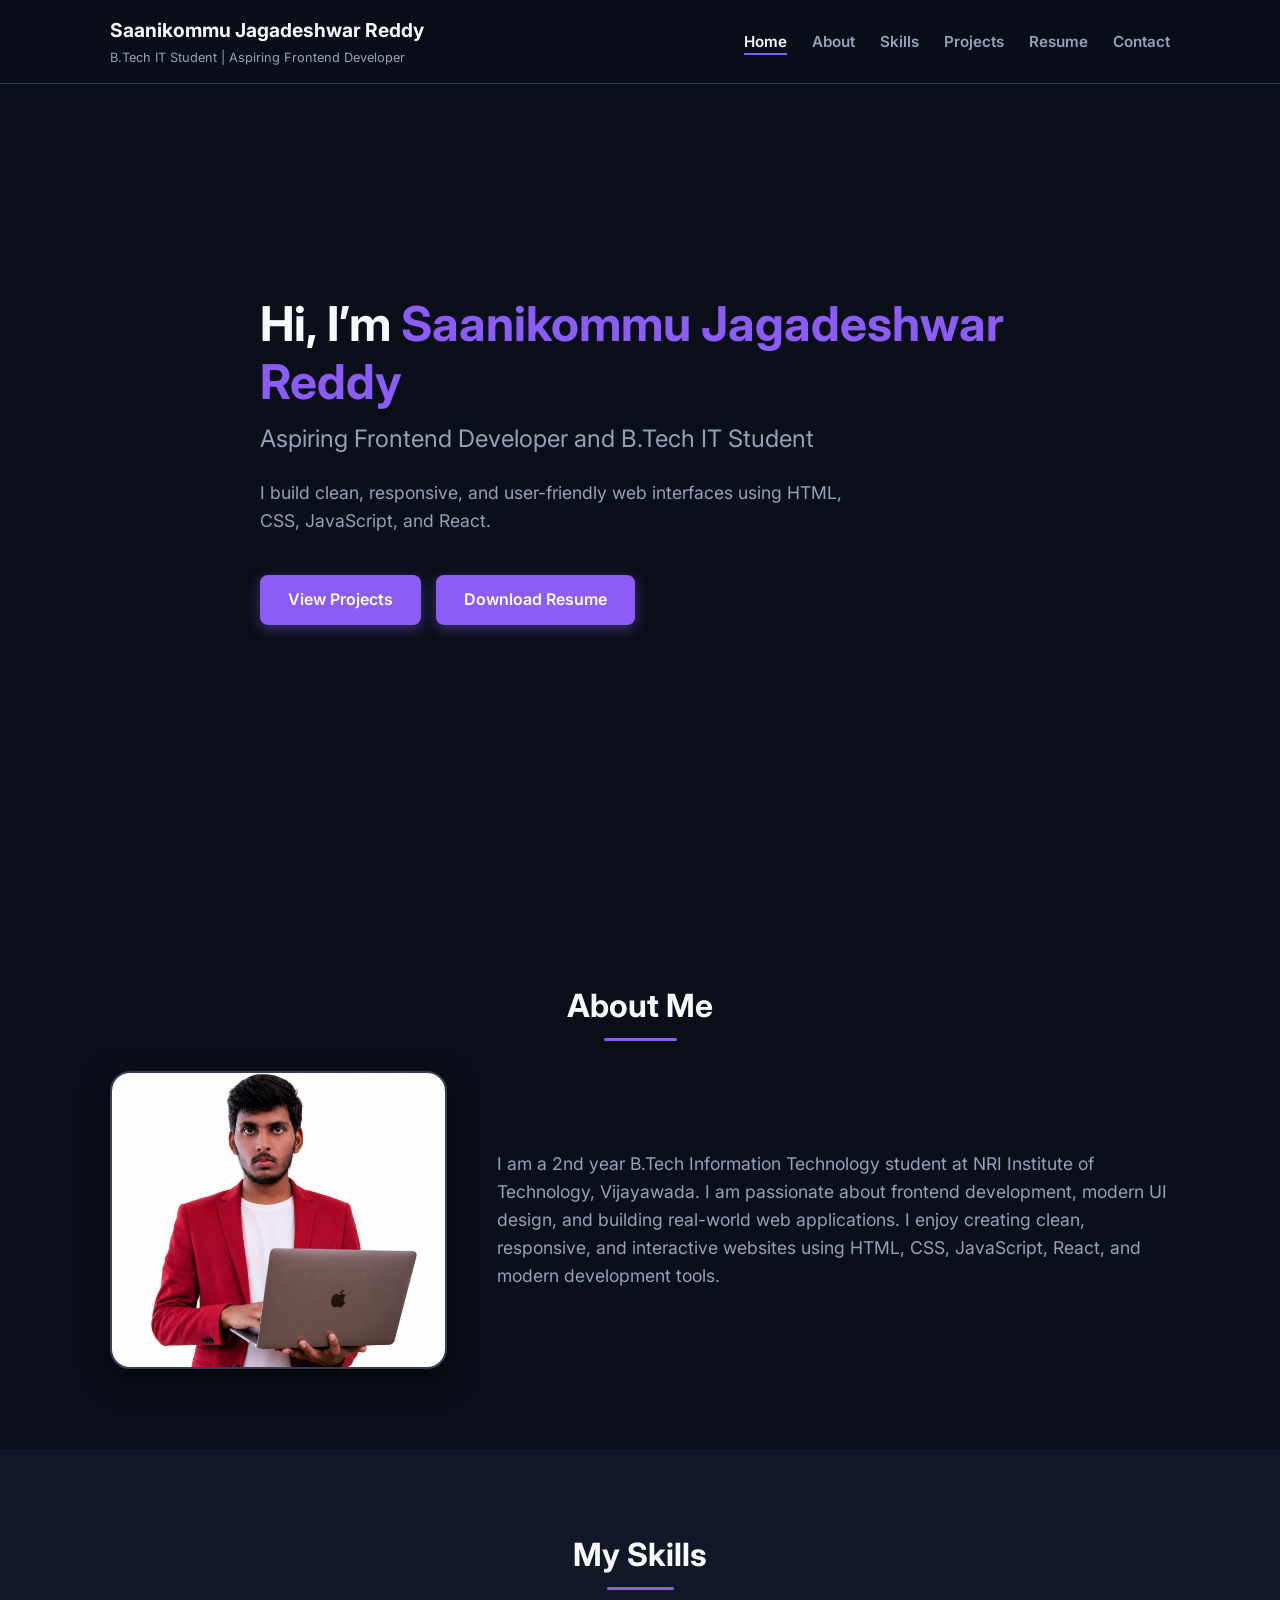
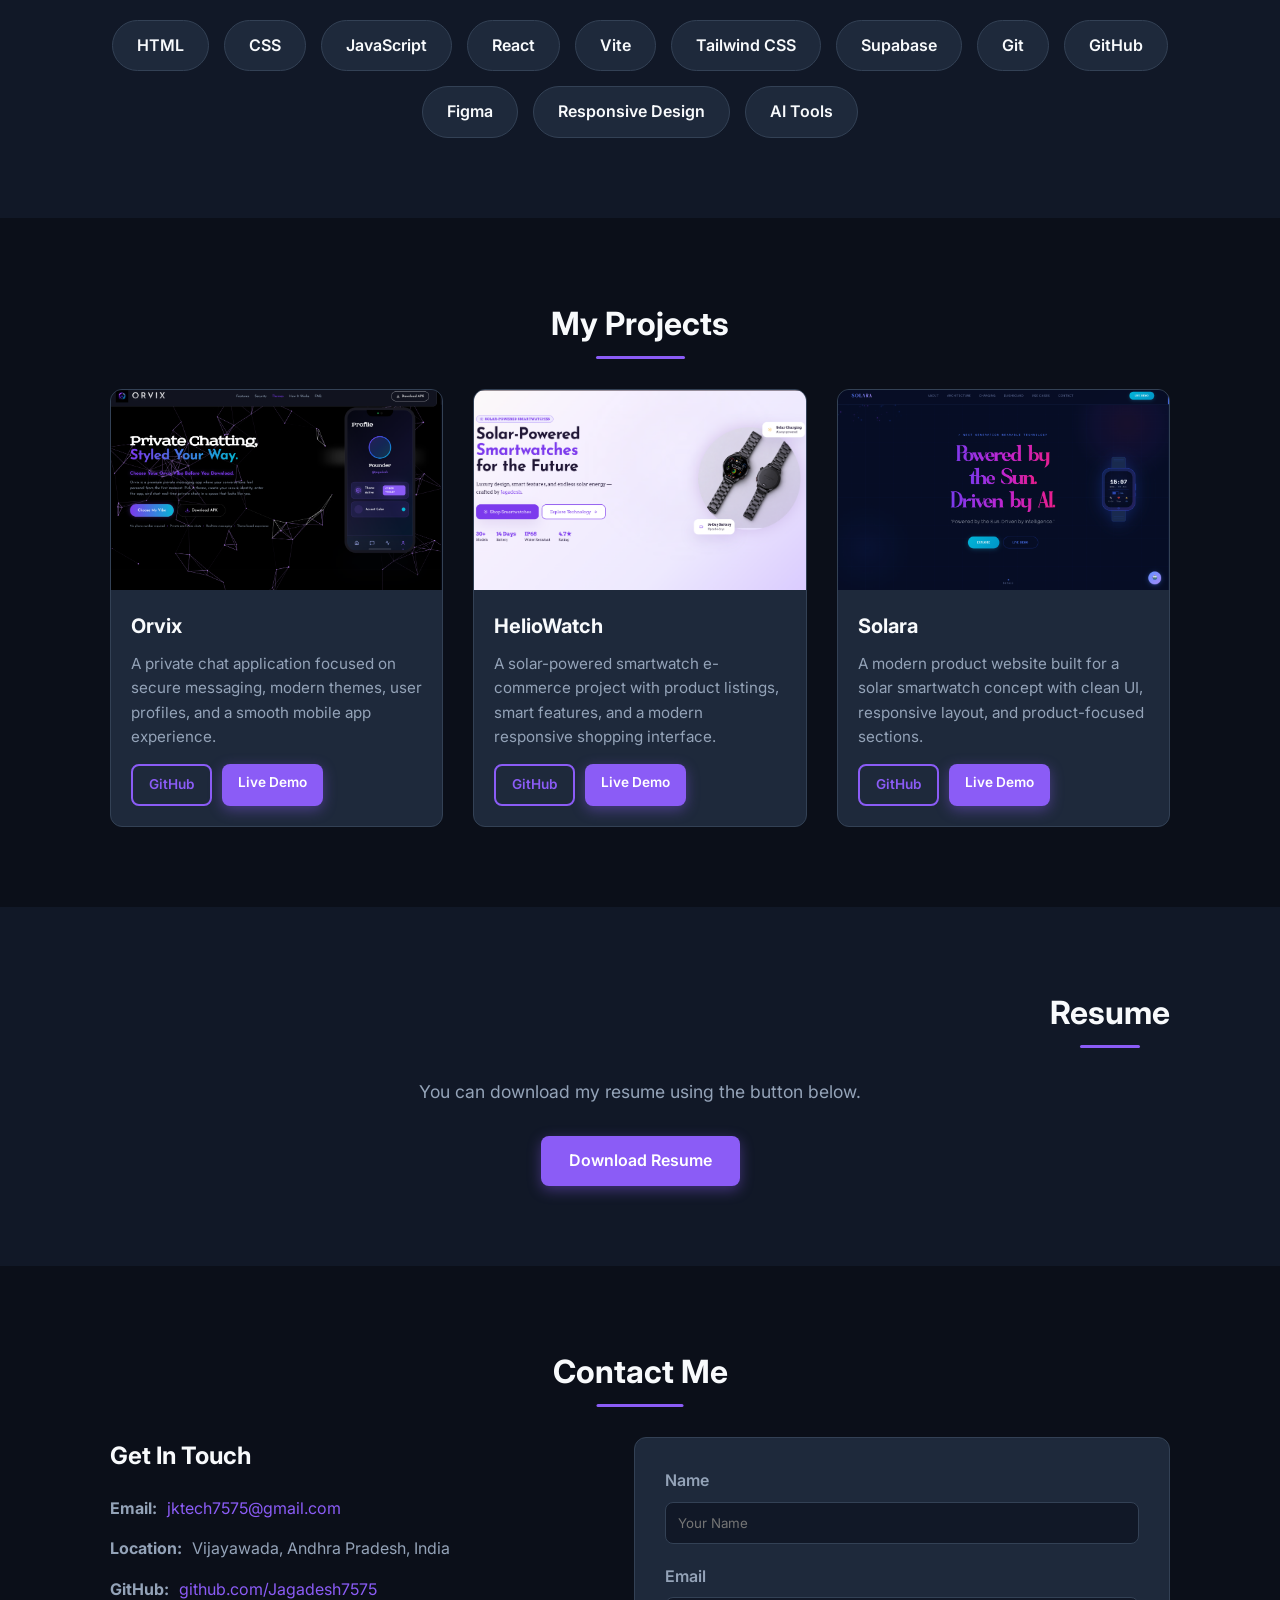
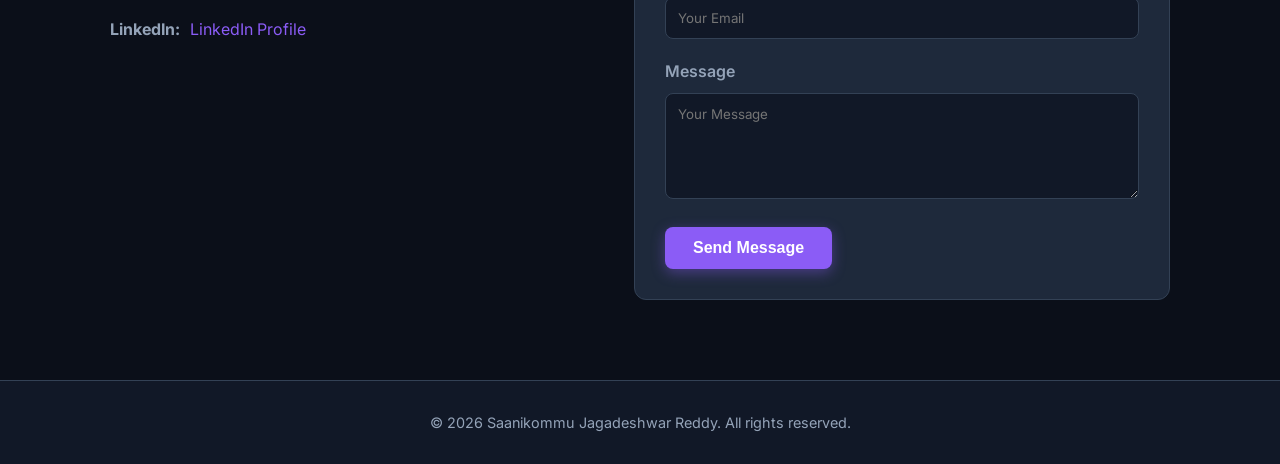
<file: index.html>
<!DOCTYPE html>
<html lang="en">

<head>
    <meta charset="UTF-8">
    <meta name="viewport" content="width=device-width, initial-scale=1.0">
    <title>Saanikommu Jagadeshwar Reddy - Portfolio</title>
    <meta name="description"
        content="Personal Portfolio of Saanikommu Jagadeshwar Reddy, an aspiring Frontend Developer.">
    <link rel="stylesheet" href="style.css">
    <!-- Google Fonts -->
    <link href="https://fonts.googleapis.com/css2?family=Inter:wght@300;400;600;700&display=swap" rel="stylesheet">
</head>

<body>
    <!-- Header Section -->
    <header>
        <div class="container header-container">
            <div class="logo">
                <h1>Saanikommu Jagadeshwar Reddy</h1>
                <p class="tagline">B.Tech IT Student | Aspiring Frontend Developer</p>
            </div>
            <nav>
                <ul class="nav-links">
                    <li><a href="#hero" class="active">Home</a></li>
                    <li><a href="#about">About</a></li>
                    <li><a href="#skills">Skills</a></li>
                    <li><a href="#projects">Projects</a></li>
                    <li><a href="#resume">Resume</a></li>
                    <li><a href="#contact">Contact</a></li>
                </ul>
                <div class="hamburger">
                    <span class="bar"></span>
                    <span class="bar"></span>
                    <span class="bar"></span>
                </div>
            </nav>
        </div>
    </header>

    <!-- Hero Section -->
    <section id="hero" class="hero section">
        <div class="container hero-content">
            <h2 class="fade-in">Hi, I’m <span class="highlight">Saanikommu Jagadeshwar Reddy</span></h2>
            <h3 class="fade-in delay-1">Aspiring Frontend Developer and B.Tech IT Student</h3>
            <p class="fade-in delay-2">I build clean, responsive, and user-friendly web interfaces using HTML, CSS,
                JavaScript, and React.</p>
            <div class="hero-buttons fade-in delay-3">
                <a href="#projects" class="btn btn-primary">View Projects</a>
                <a href="assets/resume.pdf" download="Saanikommu-Jagadeshwar-Reddy-Resume.pdf"
                    class="btn btn-primary">Download Resume</a>
            </div>
        </div>
    </section>

    <!-- About Section -->
    <section id="about" class="about section">
        <div class="container">
            <h2 class="section-title">About Me</h2>
            <div class="about-content">
                <div class="about-image">
                    <!-- Placeholder image area, fallback if image not found -->
                    <img src="assets/profile.jpg" alt="Saanikommu Jagadeshwar Reddy"
                        onerror="this.onerror=null; this.src='data:image/svg+xml,%3Csvg xmlns=\'http://www.w3.org/2000/svg\' width=\'300\' height=\'300\' viewBox=\'0 0 300 300\'%3E%3Crect width=\'300\' height=\'300\' fill=\'%231e293b\'/%3E%3Ctext x=\'50%25\' y=\'50%25\' dominant-baseline=\'middle\' text-anchor=\'middle\' fill=\'%2394a3b8\' font-family=\'sans-serif\' font-size=\'16\'%3EProfile Image Placeholder%3C/text%3E%3C/svg%3E';">
                </div>
                <div class="about-text">
                    <p>I am a 2nd year B.Tech Information Technology student at NRI Institute of Technology, Vijayawada.
                        I am passionate about frontend development, modern UI design, and building real-world web
                        applications. I enjoy creating clean, responsive, and interactive websites using HTML, CSS,
                        JavaScript, React, and modern development tools.</p>
                </div>
            </div>
        </div>
    </section>

    <!-- Skills Section -->
    <section id="skills" class="skills section bg-alt">
        <div class="container">
            <h2 class="section-title">My Skills</h2>
            <div class="skills-grid">
                <div class="skill-card">HTML</div>
                <div class="skill-card">CSS</div>
                <div class="skill-card">JavaScript</div>
                <div class="skill-card">React</div>
                <div class="skill-card">Vite</div>
                <div class="skill-card">Tailwind CSS</div>
                <div class="skill-card">Supabase</div>
                <div class="skill-card">Git</div>
                <div class="skill-card">GitHub</div>
                <div class="skill-card">Figma</div>
                <div class="skill-card">Responsive Design</div>
                <div class="skill-card">AI Tools</div>
            </div>
        </div>
    </section>

    <!-- Projects Section -->
    <section id="projects" class="projects section">
        <div class="container">
            <h2 class="section-title">My Projects</h2>
            <div class="projects-grid">
                <!-- Project 1 -->
                <div class="project-card">
                    <div class="project-img-wrapper">
                        <img src="assets/orvix.png" alt="Orvix Project"
                            onerror="this.onerror=null; this.src='data:image/svg+xml,%3Csvg xmlns=\'http://www.w3.org/2000/svg\' width=\'400\' height=\'250\' viewBox=\'0 0 400 250\'%3E%3Crect width=\'400\' height=\'250\' fill=\'%231e293b\'/%3E%3Ctext x=\'50%25\' y=\'50%25\' dominant-baseline=\'middle\' text-anchor=\'middle\' fill=\'%2394a3b8\' font-family=\'sans-serif\' font-size=\'16\'%3EImage Placeholder%3C/text%3E%3C/svg%3E';">
                    </div>
                    <div class="project-info">
                        <h3>Orvix</h3>
                        <p>A private chat application focused on secure messaging, modern themes, user profiles, and a
                            smooth mobile app experience.</p>
                        <div style="margin-top: 15px; display: flex; gap: 10px;">
                            <a href="https://github.com/Jagadesh7575/Orvix" target="_blank" class="btn btn-secondary"
                                style="padding: 8px 16px; font-size: 0.85rem;">GitHub</a>
                            <a href="https://nanii-orvix.vercel.app/" target="_blank" class="btn btn-primary"
                                style="padding: 8px 16px; font-size: 0.85rem;">Live Demo</a>
                        </div>
                    </div>
                </div>
                <!-- Project 2 -->
                <div class="project-card">
                    <div class="project-img-wrapper">
                        <img src="assets/heliowatch.png" alt="HelioWatch Project"
                            onerror="this.onerror=null; this.src='data:image/svg+xml,%3Csvg xmlns=\'http://www.w3.org/2000/svg\' width=\'400\' height=\'250\' viewBox=\'0 0 400 250\'%3E%3Crect width=\'400\' height=\'250\' fill=\'%231e293b\'/%3E%3Ctext x=\'50%25\' y=\'50%25\' dominant-baseline=\'middle\' text-anchor=\'middle\' fill=\'%2394a3b8\' font-family=\'sans-serif\' font-size=\'16\'%3EImage Placeholder%3C/text%3E%3C/svg%3E';">
                    </div>
                    <div class="project-info">
                        <h3>HelioWatch</h3>
                        <p>A solar-powered smartwatch e-commerce project with product listings, smart features, and a
                            modern responsive shopping interface.</p>
                        <div style="margin-top: 15px; display: flex; gap: 10px;">
                            <a href="https://github.com/Jagadesh7575/Helio-Watch" target="_blank"
                                class="btn btn-secondary" style="padding: 8px 16px; font-size: 0.85rem;">GitHub</a>
                            <a href="https://nanii-heliowatch.vercel.app/" target="_blank" class="btn btn-primary"
                                style="padding: 8px 16px; font-size: 0.85rem;">Live Demo</a>
                        </div>
                    </div>
                </div>
                <!-- Project 3 -->
                <div class="project-card">
                    <div class="project-img-wrapper">
                        <img src="assets/solara.png" alt="Solara Project"
                            onerror="this.onerror=null; this.src='data:image/svg+xml,%3Csvg xmlns=\'http://www.w3.org/2000/svg\' width=\'400\' height=\'250\' viewBox=\'0 0 400 250\'%3E%3Crect width=\'400\' height=\'250\' fill=\'%231e293b\'/%3E%3Ctext x=\'50%25\' y=\'50%25\' dominant-baseline=\'middle\' text-anchor=\'middle\' fill=\'%2394a3b8\' font-family=\'sans-serif\' font-size=\'16\'%3EImage Placeholder%3C/text%3E%3C/svg%3E';">
                    </div>
                    <div class="project-info">
                        <h3>Solara</h3>
                        <p>A modern product website built for a solar smartwatch concept with clean UI, responsive
                            layout, and product-focused sections.</p>
                        <div style="margin-top: 15px; display: flex; gap: 10px;">
                            <a href="https://github.com/Jagadesh7575/solara" target="_blank" class="btn btn-secondary"
                                style="padding: 8px 16px; font-size: 0.85rem;">GitHub</a>
                            <a href="https://nanii-solara.vercel.app/" target="_blank" class="btn btn-primary"
                                style="padding: 8px 16px; font-size: 0.85rem;">Live Demo</a>
                        </div>
                    </div>
                </div>

            </div>
        </div>
    </section>

    <!-- Resume Section -->
    <section id="resume" class="resume section bg-alt text-center">
        <div class="container">
            <h2 class="section-title">Resume</h2>
            <p>You can download my resume using the button below.</p>
            <a href="assets/resume.pdf" download="Saanikommu-Jagadeshwar-Reddy-Resume.pdf"
                class="btn btn-primary">Download Resume</a>
        </div>
    </section>

    <!-- Contact Section -->
    <section id="contact" class="contact section">
        <div class="container">
            <h2 class="section-title">Contact Me</h2>
            <div class="contact-wrapper">
                <div class="contact-info">
                    <h3>Get In Touch</h3>
                    <ul>
                        <li><strong>Email:</strong> <a href="mailto:jktech7575@gmail.com">jktech7575@gmail.com</a></li>
                        <li><strong>Location:</strong> Vijayawada, Andhra Pradesh, India</li>
                        <li><strong>GitHub:</strong> <a href="https://github.com/Jagadesh7575"
                                target="_blank">github.com/Jagadesh7575</a></li>
                        <li><strong>LinkedIn:</strong> <a
                                href="https://www.linkedin.com/in/jagadeshwarreddy-saanikommu-886622333/"
                                target="_blank">LinkedIn Profile</a></li>
                    </ul>
                </div>
                <div class="contact-form-container">
                    <form id="contact-form">
                        <div class="form-group">
                            <label for="name">Name</label>
                            <input type="text" id="name" name="name" required placeholder="Your Name">
                        </div>
                        <div class="form-group">
                            <label for="email">Email</label>
                            <input type="email" id="email" name="email" required placeholder="Your Email">
                        </div>
                        <div class="form-group">
                            <label for="message">Message</label>
                            <textarea id="message" name="message" rows="5" required
                                placeholder="Your Message"></textarea>
                        </div>
                        <button type="submit" class="btn btn-primary">Send Message</button>
                    </form>
                </div>
            </div>
        </div>
    </section>

    <!-- Footer -->
    <footer>
        <div class="container">
            <p>&copy; 2026 Saanikommu Jagadeshwar Reddy. All rights reserved.</p>
        </div>
    </footer>

    <script src="script.js"></script>
</body>

</html>
</file>
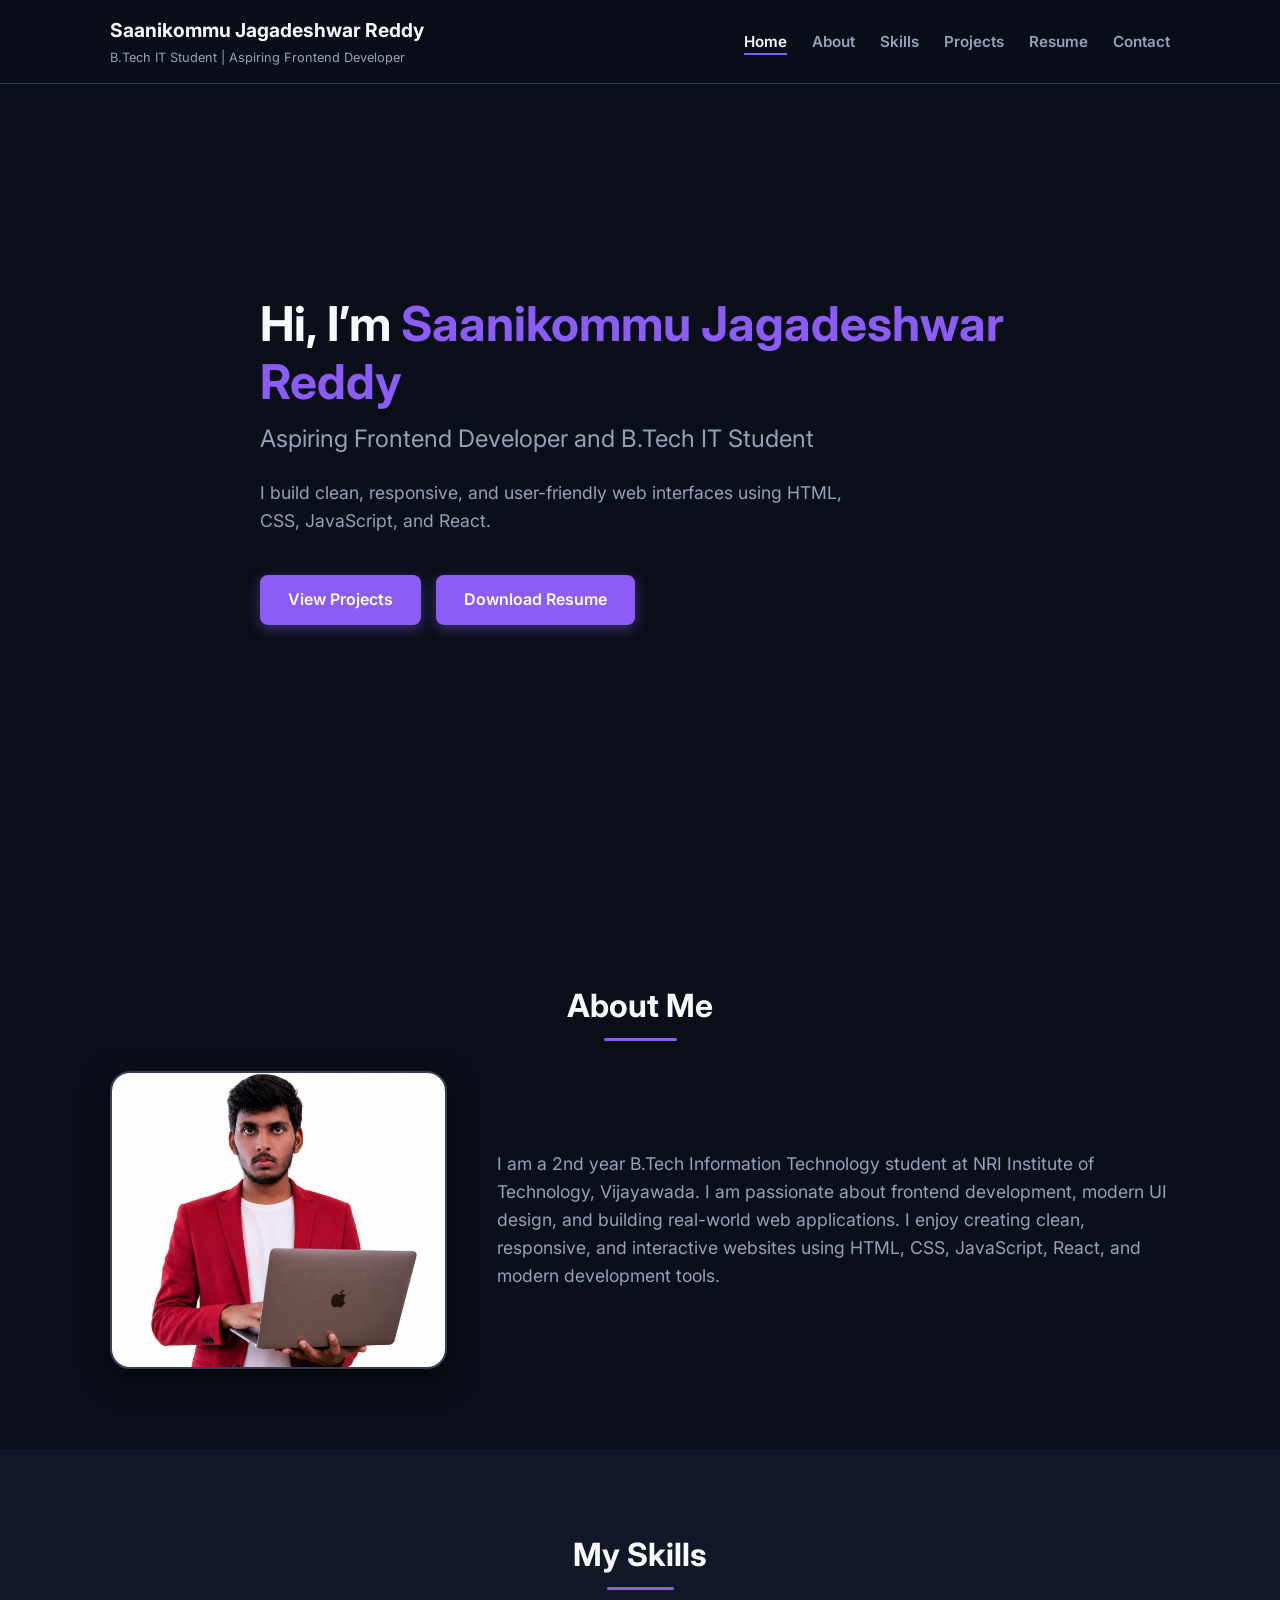
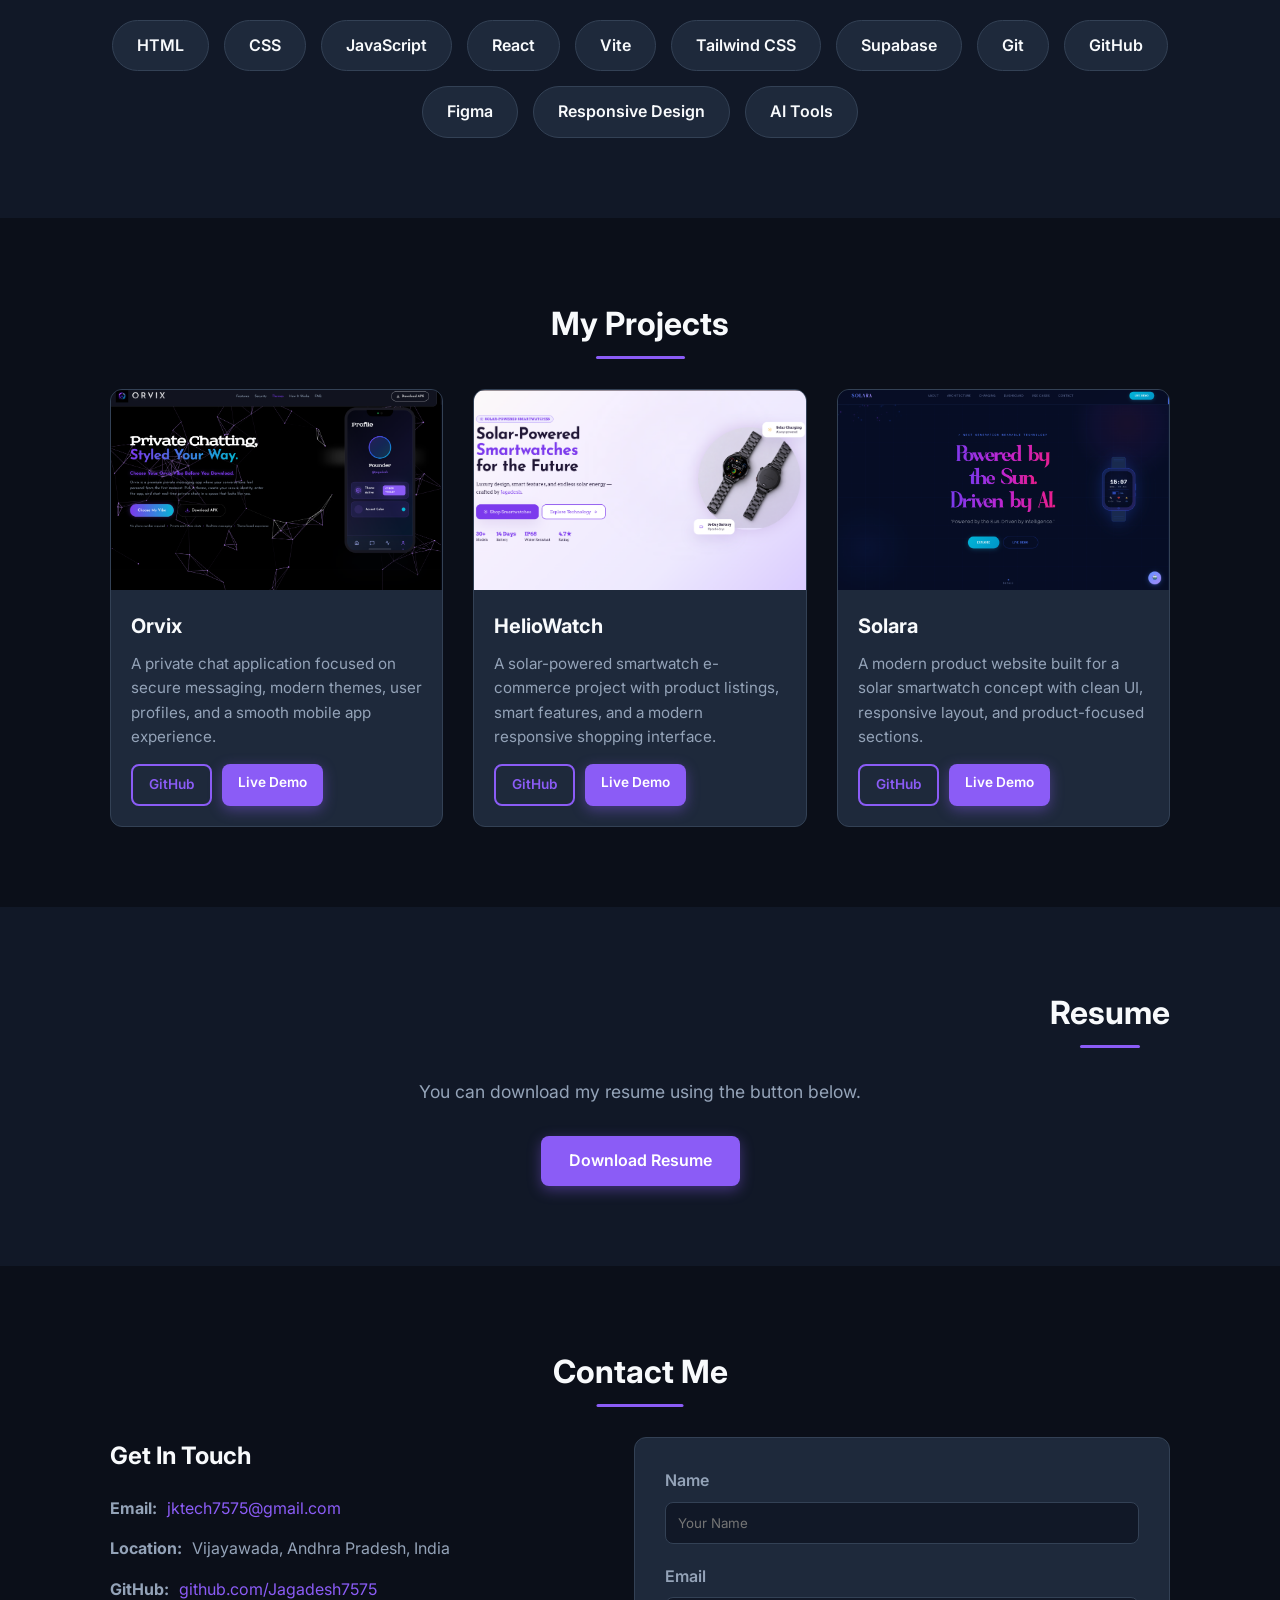
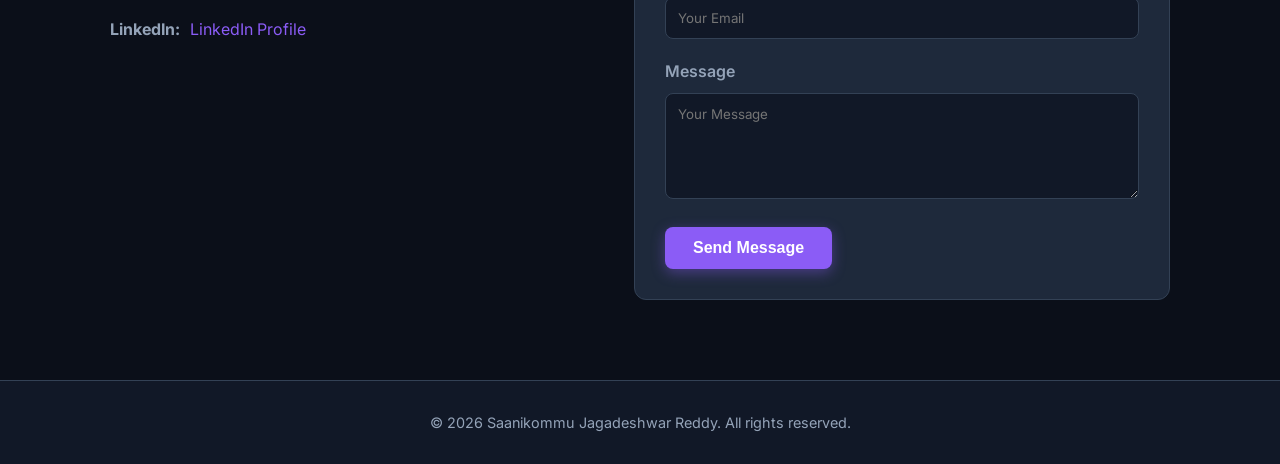
<file: Task-1-Portfolio/index.html>
<!DOCTYPE html>
<html lang="en">
<head>
    <meta charset="UTF-8">
    <meta name="viewport" content="width=device-width, initial-scale=1.0">
    <title>Saanikommu Jagadeshwar Reddy - Portfolio</title>
    <meta name="description" content="Personal Portfolio of Saanikommu Jagadeshwar Reddy, an aspiring Frontend Developer.">
    <link rel="stylesheet" href="style.css">
    <!-- Google Fonts -->
    <link href="https://fonts.googleapis.com/css2?family=Inter:wght@300;400;600;700&display=swap" rel="stylesheet">
</head>
<body>
    <!-- Header Section -->
    <header>
        <div class="container header-container">
            <div class="logo">
                <h1>Saanikommu Jagadeshwar Reddy</h1>
                <p class="tagline">B.Tech IT Student | Aspiring Frontend Developer</p>
            </div>
            <nav>
                <ul class="nav-links">
                    <li><a href="#hero" class="active">Home</a></li>
                    <li><a href="#about">About</a></li>
                    <li><a href="#skills">Skills</a></li>
                    <li><a href="#projects">Projects</a></li>
                    <li><a href="#resume">Resume</a></li>
                    <li><a href="#contact">Contact</a></li>
                </ul>
                <div class="hamburger">
                    <span class="bar"></span>
                    <span class="bar"></span>
                    <span class="bar"></span>
                </div>
            </nav>
        </div>
    </header>

    <!-- Hero Section -->
    <section id="hero" class="hero section">
        <div class="container hero-content">
            <h2 class="fade-in">Hi, I’m <span class="highlight">Saanikommu Jagadeshwar Reddy</span></h2>
            <h3 class="fade-in delay-1">Aspiring Frontend Developer and B.Tech IT Student</h3>
            <p class="fade-in delay-2">I build clean, responsive, and user-friendly web interfaces using HTML, CSS, JavaScript, and React.</p>
            <div class="hero-buttons fade-in delay-3">
                <a href="#projects" class="btn btn-primary">View Projects</a>
                <a href="assets/resume.pdf" download="Saanikommu-Jagadeshwar-Reddy-Resume.pdf" class="btn btn-primary">Download Resume</a>
            </div>
        </div>
    </section>

    <!-- About Section -->
    <section id="about" class="about section">
        <div class="container">
            <h2 class="section-title">About Me</h2>
            <div class="about-content">
                <div class="about-image">
                    <!-- Placeholder image area, fallback if image not found -->
                    <img src="assets/profile.jpg" alt="Saanikommu Jagadeshwar Reddy" onerror="this.onerror=null; this.src='data:image/svg+xml,%3Csvg xmlns=\'http://www.w3.org/2000/svg\' width=\'300\' height=\'300\' viewBox=\'0 0 300 300\'%3E%3Crect width=\'300\' height=\'300\' fill=\'%231e293b\'/%3E%3Ctext x=\'50%25\' y=\'50%25\' dominant-baseline=\'middle\' text-anchor=\'middle\' fill=\'%2394a3b8\' font-family=\'sans-serif\' font-size=\'16\'%3EProfile Image Placeholder%3C/text%3E%3C/svg%3E';">
                </div>
                <div class="about-text">
                    <p>I am a 2nd year B.Tech Information Technology student at NRI Institute of Technology, Vijayawada. I am passionate about frontend development, modern UI design, and building real-world web applications. I enjoy creating clean, responsive, and interactive websites using HTML, CSS, JavaScript, React, and modern development tools.</p>
                </div>
            </div>
        </div>
    </section>

    <!-- Skills Section -->
    <section id="skills" class="skills section bg-alt">
        <div class="container">
            <h2 class="section-title">My Skills</h2>
            <div class="skills-grid">
                <div class="skill-card">HTML</div>
                <div class="skill-card">CSS</div>
                <div class="skill-card">JavaScript</div>
                <div class="skill-card">React</div>
                <div class="skill-card">Vite</div>
                <div class="skill-card">Tailwind CSS</div>
                <div class="skill-card">Supabase</div>
                <div class="skill-card">Git</div>
                <div class="skill-card">GitHub</div>
                <div class="skill-card">Figma</div>
                <div class="skill-card">Responsive Design</div>
                <div class="skill-card">AI Tools</div>
            </div>
        </div>
    </section>

    <!-- Projects Section -->
    <section id="projects" class="projects section">
        <div class="container">
            <h2 class="section-title">My Projects</h2>
            <div class="projects-grid">
                <!-- Project 1 -->
                <div class="project-card">
                    <div class="project-img-wrapper">
                        <img src="assets/orvix.png" alt="Orvix Project" onerror="this.onerror=null; this.src='data:image/svg+xml,%3Csvg xmlns=\'http://www.w3.org/2000/svg\' width=\'400\' height=\'250\' viewBox=\'0 0 400 250\'%3E%3Crect width=\'400\' height=\'250\' fill=\'%231e293b\'/%3E%3Ctext x=\'50%25\' y=\'50%25\' dominant-baseline=\'middle\' text-anchor=\'middle\' fill=\'%2394a3b8\' font-family=\'sans-serif\' font-size=\'16\'%3EImage Placeholder%3C/text%3E%3C/svg%3E';">
                    </div>
                    <div class="project-info">
                        <h3>Orvix</h3>
                        <p>A private chat application focused on secure messaging, modern themes, user profiles, and a smooth mobile app experience.</p>
                        <div style="margin-top: 15px; display: flex; gap: 10px;">
                            <a href="https://github.com/Jagadesh7575/Orvix" target="_blank" class="btn btn-secondary" style="padding: 8px 16px; font-size: 0.85rem;">GitHub</a>
                            <a href="https://nanii-orvix.vercel.app/" target="_blank" class="btn btn-primary" style="padding: 8px 16px; font-size: 0.85rem;">Live Demo</a>
                        </div>
                    </div>
                </div>
                <!-- Project 2 -->
                <div class="project-card">
                    <div class="project-img-wrapper">
                        <img src="assets/heliowatch.png" alt="HelioWatch Project" onerror="this.onerror=null; this.src='data:image/svg+xml,%3Csvg xmlns=\'http://www.w3.org/2000/svg\' width=\'400\' height=\'250\' viewBox=\'0 0 400 250\'%3E%3Crect width=\'400\' height=\'250\' fill=\'%231e293b\'/%3E%3Ctext x=\'50%25\' y=\'50%25\' dominant-baseline=\'middle\' text-anchor=\'middle\' fill=\'%2394a3b8\' font-family=\'sans-serif\' font-size=\'16\'%3EImage Placeholder%3C/text%3E%3C/svg%3E';">
                    </div>
                    <div class="project-info">
                        <h3>HelioWatch</h3>
                        <p>A solar-powered smartwatch e-commerce project with product listings, smart features, and a modern responsive shopping interface.</p>
                        <div style="margin-top: 15px; display: flex; gap: 10px;">
                            <a href="https://github.com/Jagadesh7575/Helio-Watch" target="_blank" class="btn btn-secondary" style="padding: 8px 16px; font-size: 0.85rem;">GitHub</a>
                            <a href="https://nanii-heliowatch.vercel.app/" target="_blank" class="btn btn-primary" style="padding: 8px 16px; font-size: 0.85rem;">Live Demo</a>
                        </div>
                    </div>
                </div>
                <!-- Project 3 -->
                <div class="project-card">
                    <div class="project-img-wrapper">
                        <img src="assets/solara.png" alt="Solara Project" onerror="this.onerror=null; this.src='data:image/svg+xml,%3Csvg xmlns=\'http://www.w3.org/2000/svg\' width=\'400\' height=\'250\' viewBox=\'0 0 400 250\'%3E%3Crect width=\'400\' height=\'250\' fill=\'%231e293b\'/%3E%3Ctext x=\'50%25\' y=\'50%25\' dominant-baseline=\'middle\' text-anchor=\'middle\' fill=\'%2394a3b8\' font-family=\'sans-serif\' font-size=\'16\'%3EImage Placeholder%3C/text%3E%3C/svg%3E';">
                    </div>
                    <div class="project-info">
                        <h3>Solara</h3>
                        <p>A modern product website built for a solar smartwatch concept with clean UI, responsive layout, and product-focused sections.</p>
                        <div style="margin-top: 15px; display: flex; gap: 10px;">
                            <a href="https://github.com/Jagadesh7575/solara" target="_blank" class="btn btn-secondary" style="padding: 8px 16px; font-size: 0.85rem;">GitHub</a>
                            <a href="https://nanii-solara.vercel.app/" target="_blank" class="btn btn-primary" style="padding: 8px 16px; font-size: 0.85rem;">Live Demo</a>
                        </div>
                    </div>
                </div>

            </div>
        </div>
    </section>

    <!-- Resume Section -->
    <section id="resume" class="resume section bg-alt text-center">
        <div class="container">
            <h2 class="section-title">Resume</h2>
            <p>You can download my resume using the button below.</p>
            <a href="assets/resume.pdf" download="Saanikommu-Jagadeshwar-Reddy-Resume.pdf" class="btn btn-primary">Download Resume</a>
        </div>
    </section>

    <!-- Contact Section -->
    <section id="contact" class="contact section">
        <div class="container">
            <h2 class="section-title">Contact Me</h2>
            <div class="contact-wrapper">
                <div class="contact-info">
                    <h3>Get In Touch</h3>
                    <ul>
                        <li><strong>Email:</strong> <a href="mailto:jktech7575@gmail.com">jktech7575@gmail.com</a></li>
                        <li><strong>Location:</strong> Vijayawada, Andhra Pradesh, India</li>
                        <li><strong>GitHub:</strong> <a href="https://github.com/Jagadesh7575" target="_blank">github.com/Jagadesh7575</a></li>
                        <li><strong>LinkedIn:</strong> <a href="https://www.linkedin.com/in/jagadeshwarreddy-saanikommu-886622333/" target="_blank">LinkedIn Profile</a></li>
                    </ul>
                </div>
                <div class="contact-form-container">
                    <form id="contact-form">
                        <div class="form-group">
                            <label for="name">Name</label>
                            <input type="text" id="name" name="name" required placeholder="Your Name">
                        </div>
                        <div class="form-group">
                            <label for="email">Email</label>
                            <input type="email" id="email" name="email" required placeholder="Your Email">
                        </div>
                        <div class="form-group">
                            <label for="message">Message</label>
                            <textarea id="message" name="message" rows="5" required placeholder="Your Message"></textarea>
                        </div>
                        <button type="submit" class="btn btn-primary">Send Message</button>
                    </form>
                </div>
            </div>
        </div>
    </section>

    <!-- Footer -->
    <footer>
        <div class="container">
            <p>&copy; 2026 Saanikommu Jagadeshwar Reddy. All rights reserved.</p>
        </div>
    </footer>

    <script src="script.js"></script>
</body>
</html>
</file>
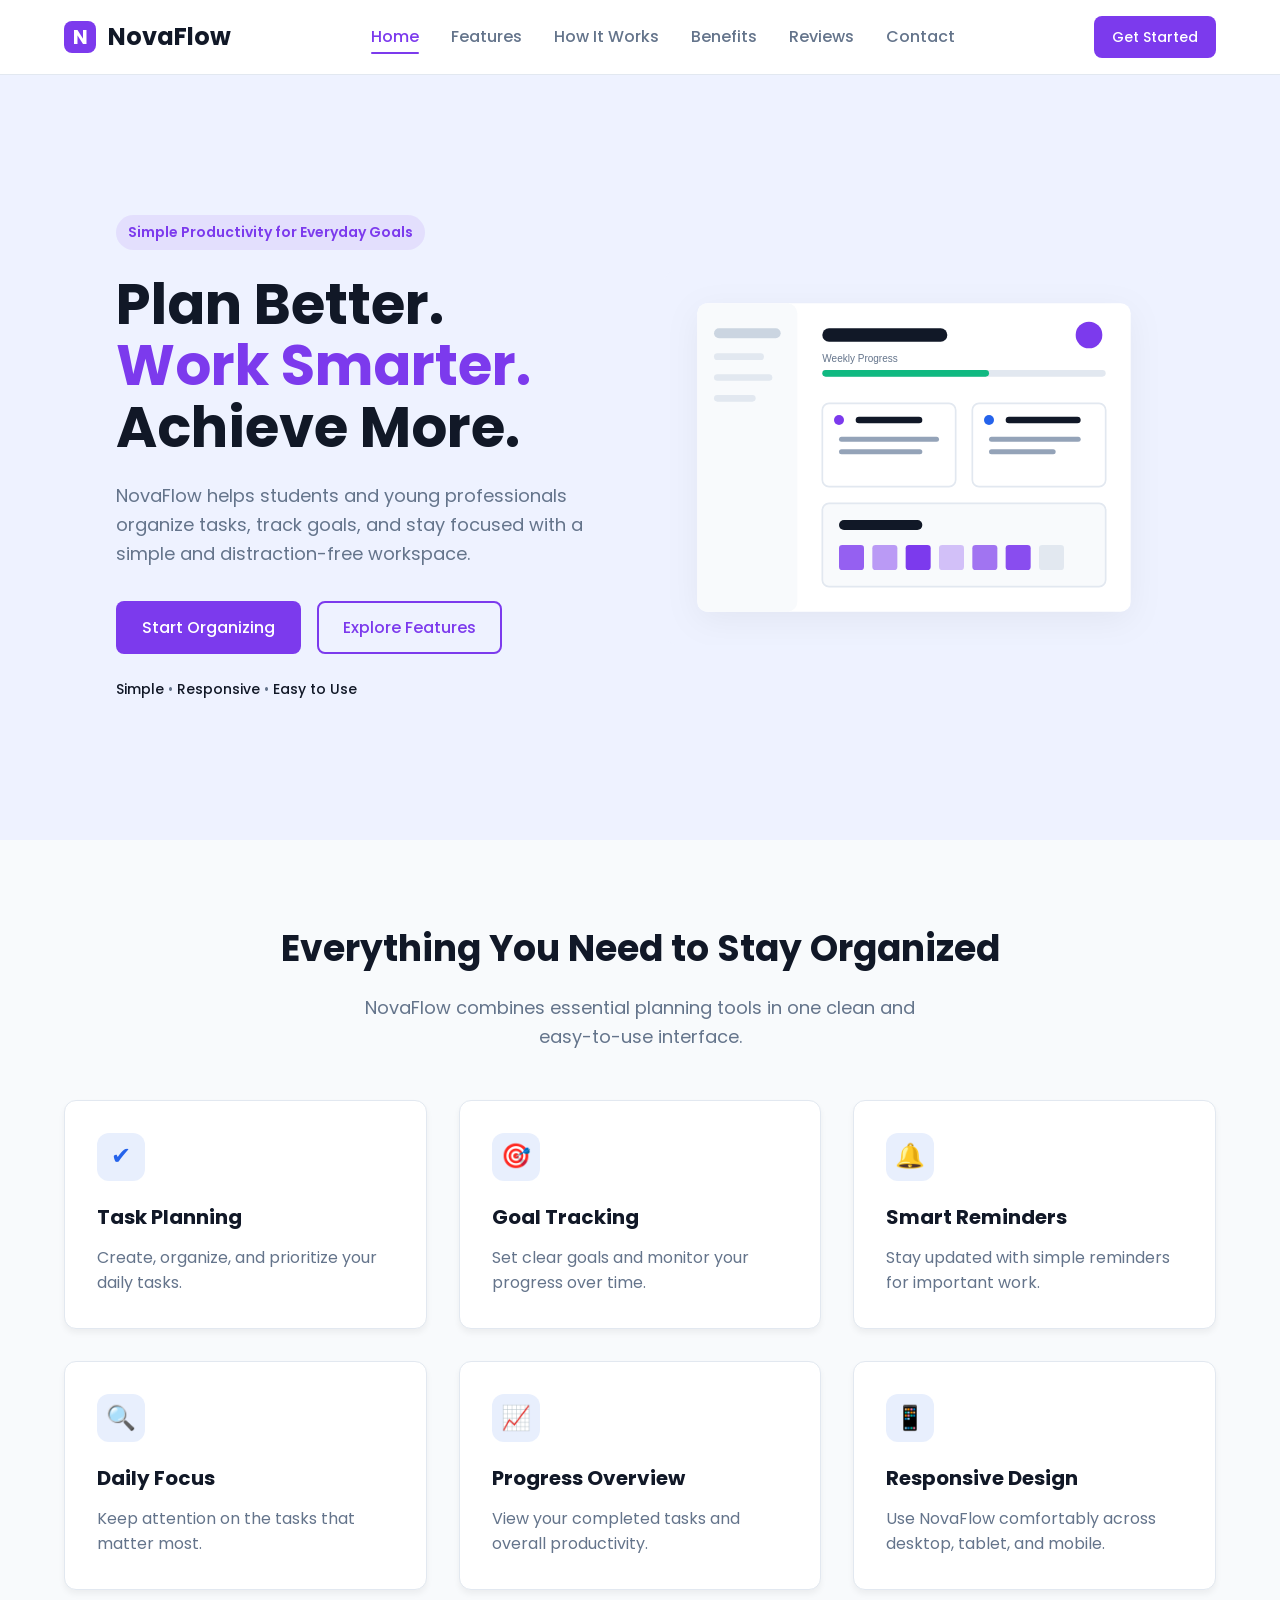
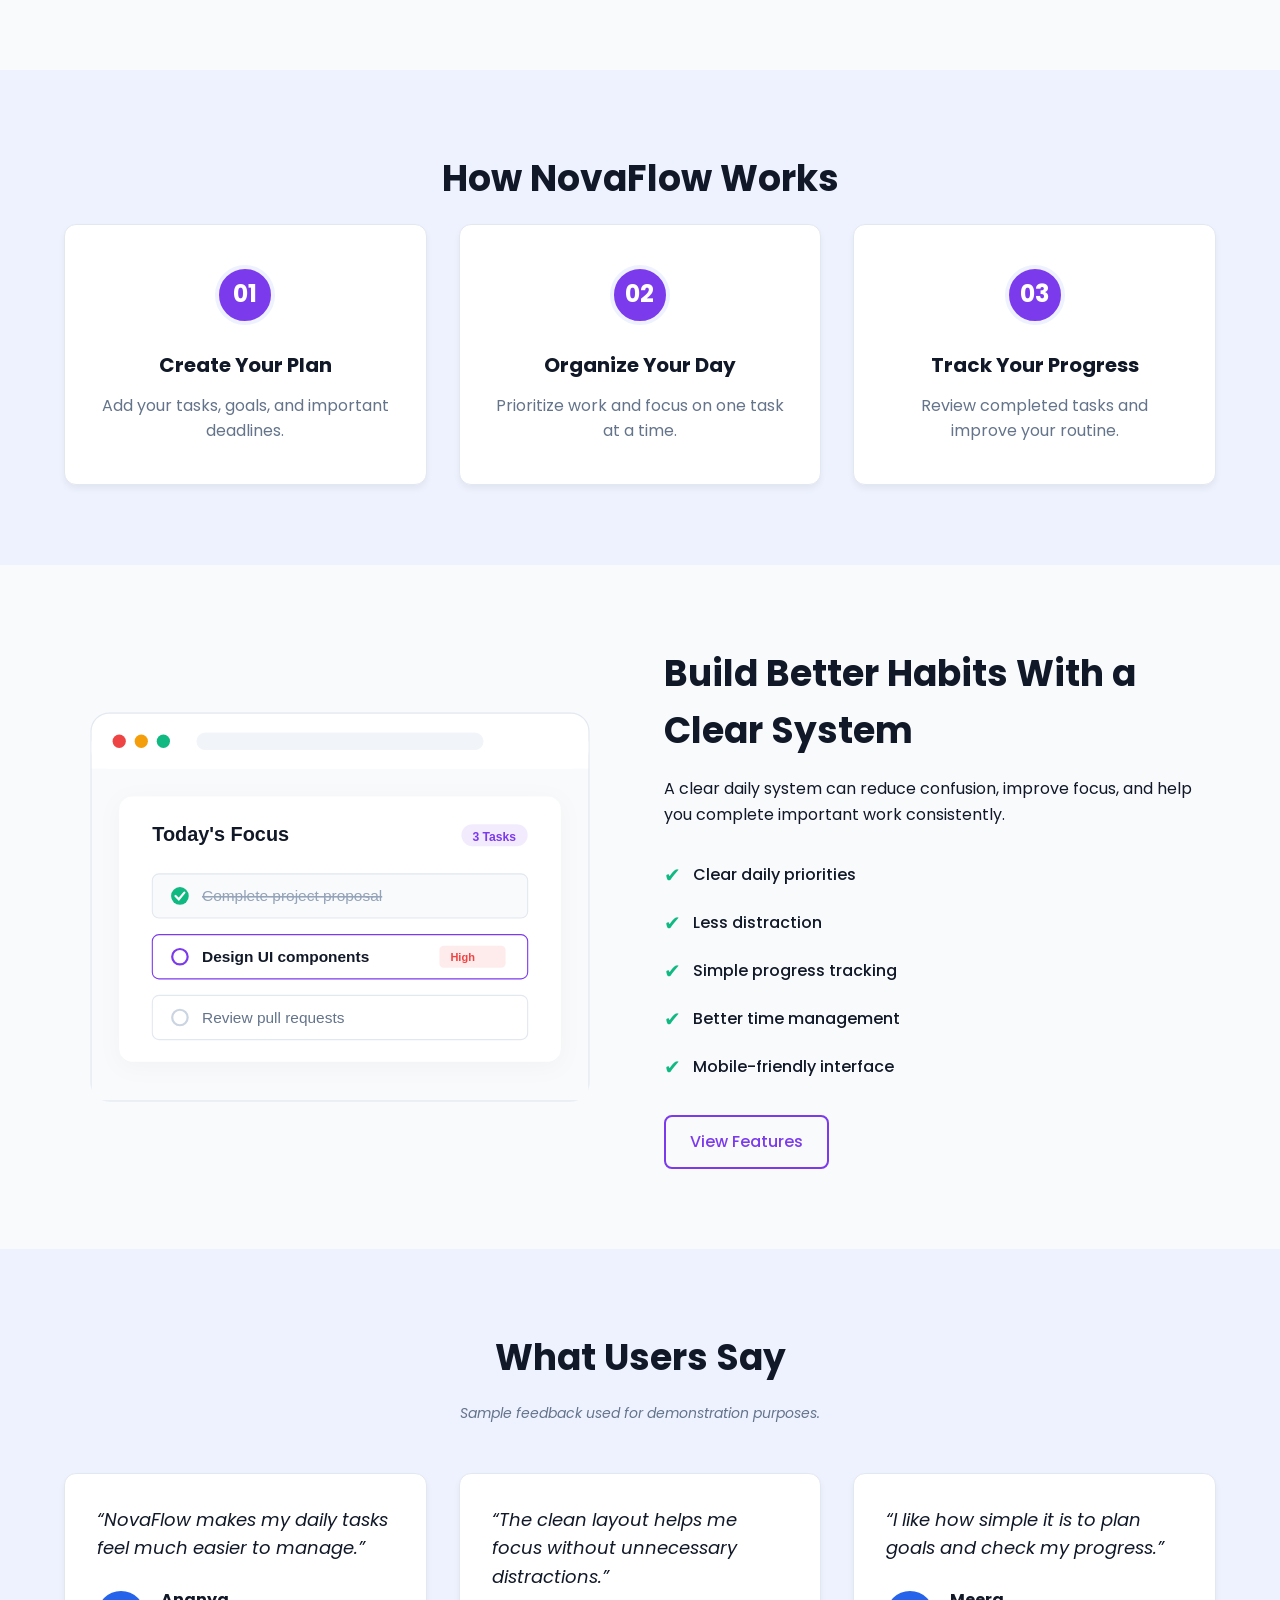
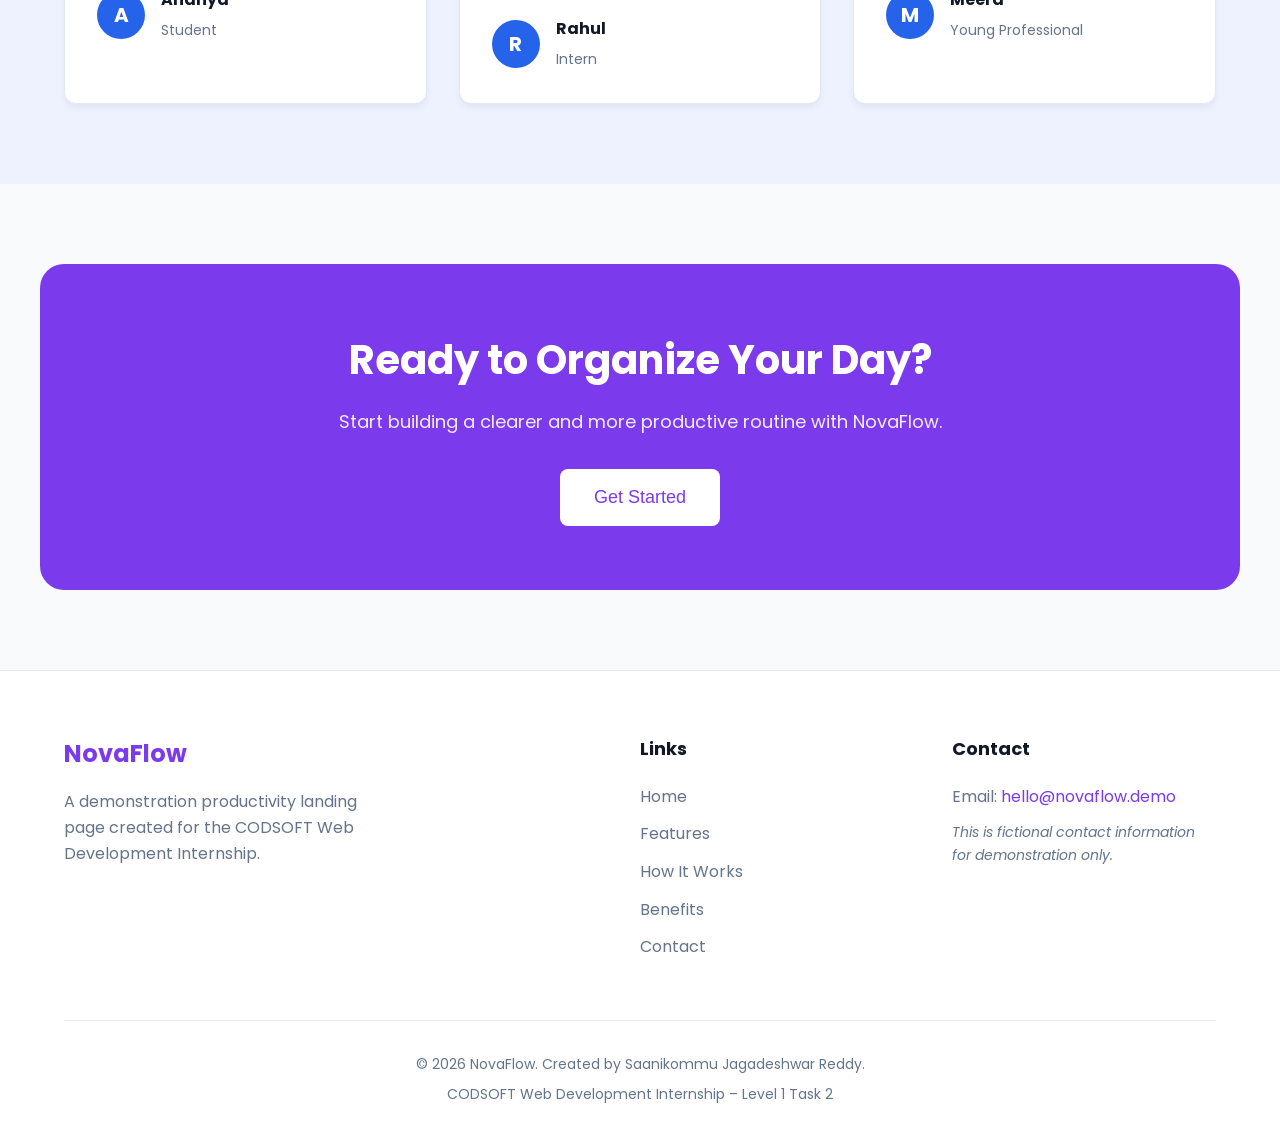
<file: Task-2-Landing-Page/index.html>
<!DOCTYPE html>
<html lang="en">
<head>
    <meta charset="UTF-8">
    <meta name="viewport" content="width=device-width, initial-scale=1.0">
    <title>NovaFlow | Productivity Landing Page</title>
    <meta name="description" content="A responsive productivity landing page created for the CODSOFT Web Development Internship Level 1 Task 2.">
    <!-- Google Fonts -->
    <link rel="preconnect" href="https://fonts.googleapis.com">
    <link rel="preconnect" href="https://fonts.gstatic.com" crossorigin>
    <link href="https://fonts.googleapis.com/css2?family=Poppins:wght@300;400;500;600;700&display=swap" rel="stylesheet">
    <!-- Stylesheet -->
    <link rel="stylesheet" href="style.css">
    <!-- Script -->
    <script src="script.js" defer></script>
</head>
<body>

    <!-- 1. Header / Navigation -->
    <header class="header" id="header">
        <div class="container header-inner">
            <a href="#home" class="logo">
                <span class="logo-mark">N</span>
                <span class="logo-text">NovaFlow</span>
            </a>
            
            <nav class="nav" id="nav">
                <ul class="nav-list">
                    <li><a href="#home" class="nav-link active">Home</a></li>
                    <li><a href="#features" class="nav-link">Features</a></li>
                    <li><a href="#how-it-works" class="nav-link">How It Works</a></li>
                    <li><a href="#benefits" class="nav-link">Benefits</a></li>
                    <li><a href="#testimonials" class="nav-link">Reviews</a></li>
                    <li><a href="#contact" class="nav-link">Contact</a></li>
                </ul>
            </nav>
            
            <div class="header-actions">
                <a href="#contact" class="btn btn-primary btn-sm">Get Started</a>
                <button class="hamburger" id="hamburger" aria-label="Toggle Navigation">
                    <span class="bar"></span>
                    <span class="bar"></span>
                    <span class="bar"></span>
                </button>
            </div>
        </div>
    </header>

    <main>
        <!-- 2. Hero Section -->
        <section id="home" class="hero section bg-secondary">
            <div class="container hero-container grid-2-col">
                <div class="hero-content">
                    <span class="badge">Simple Productivity for Everyday Goals</span>
                    <h1>Plan Better.<br><span class="highlight">Work Smarter.</span><br>Achieve More.</h1>
                    <p>NovaFlow helps students and young professionals organize tasks, track goals, and stay focused with a simple and distraction-free workspace.</p>
                    <div class="button-group">
                        <a href="#contact" class="btn btn-primary">Start Organizing</a>
                        <a href="#features" class="btn btn-outline">Explore Features</a>
                    </div>
                    <div class="trust-line">
                        <span>Simple</span> &bull; <span>Responsive</span> &bull; <span>Easy to Use</span>
                    </div>
                </div>
                <div class="hero-image">
                    <img src="assets/hero-illustration.svg" alt="NovaFlow Productivity Dashboard Illustration">
                </div>
            </div>
        </section>

        <!-- 3. Features Section -->
        <section id="features" class="features section">
            <div class="container text-center">
                <h2 class="section-title">Everything You Need to Stay Organized</h2>
                <p class="section-subtitle">NovaFlow combines essential planning tools in one clean and easy-to-use interface.</p>
                
                <div class="grid-3-col features-grid">
                    <article class="feature-card">
                        <div class="feature-icon">&#10004;</div>
                        <h3>Task Planning</h3>
                        <p>Create, organize, and prioritize your daily tasks.</p>
                    </article>
                    <article class="feature-card">
                        <div class="feature-icon">&#127919;</div>
                        <h3>Goal Tracking</h3>
                        <p>Set clear goals and monitor your progress over time.</p>
                    </article>
                    <article class="feature-card">
                        <div class="feature-icon">&#128276;</div>
                        <h3>Smart Reminders</h3>
                        <p>Stay updated with simple reminders for important work.</p>
                    </article>
                    <article class="feature-card">
                        <div class="feature-icon">&#128269;</div>
                        <h3>Daily Focus</h3>
                        <p>Keep attention on the tasks that matter most.</p>
                    </article>
                    <article class="feature-card">
                        <div class="feature-icon">&#128200;</div>
                        <h3>Progress Overview</h3>
                        <p>View your completed tasks and overall productivity.</p>
                    </article>
                    <article class="feature-card">
                        <div class="feature-icon">&#128241;</div>
                        <h3>Responsive Design</h3>
                        <p>Use NovaFlow comfortably across desktop, tablet, and mobile.</p>
                    </article>
                </div>
            </div>
        </section>

        <!-- 4. How It Works Section -->
        <section id="how-it-works" class="how-it-works section bg-secondary">
            <div class="container text-center">
                <h2 class="section-title">How NovaFlow Works</h2>
                
                <div class="grid-3-col steps-grid">
                    <div class="step-card">
                        <div class="step-number">01</div>
                        <h3>Create Your Plan</h3>
                        <p>Add your tasks, goals, and important deadlines.</p>
                    </div>
                    <div class="step-card">
                        <div class="step-number">02</div>
                        <h3>Organize Your Day</h3>
                        <p>Prioritize work and focus on one task at a time.</p>
                    </div>
                    <div class="step-card">
                        <div class="step-number">03</div>
                        <h3>Track Your Progress</h3>
                        <p>Review completed tasks and improve your routine.</p>
                    </div>
                </div>
            </div>
        </section>

        <!-- 5. Benefits Section -->
        <section id="benefits" class="benefits section">
            <div class="container grid-2-col">
                <div class="benefits-image">
                    <img src="assets/app-preview.svg" alt="NovaFlow Simple Task Dashboard Preview">
                </div>
                <div class="benefits-content">
                    <h2 class="section-title">Build Better Habits With a Clear System</h2>
                    <p>A clear daily system can reduce confusion, improve focus, and help you complete important work consistently.</p>
                    <ul class="benefits-list">
                        <li><span class="check-icon">&#10004;</span> Clear daily priorities</li>
                        <li><span class="check-icon">&#10004;</span> Less distraction</li>
                        <li><span class="check-icon">&#10004;</span> Simple progress tracking</li>
                        <li><span class="check-icon">&#10004;</span> Better time management</li>
                        <li><span class="check-icon">&#10004;</span> Mobile-friendly interface</li>
                    </ul>
                    <a href="#features" class="btn btn-outline">View Features</a>
                </div>
            </div>
        </section>

        <!-- 6. Testimonials Section -->
        <section id="testimonials" class="testimonials section bg-secondary">
            <div class="container text-center">
                <h2 class="section-title">What Users Say</h2>
                <p class="section-subtitle note">Sample feedback used for demonstration purposes.</p>
                
                <div class="grid-3-col testimonials-grid">
                    <div class="testimonial-card">
                        <p class="quote">“NovaFlow makes my daily tasks feel much easier to manage.”</p>
                        <div class="user-info">
                            <div class="avatar">A</div>
                            <div class="user-details">
                                <h4>Ananya</h4>
                                <span>Student</span>
                            </div>
                        </div>
                    </div>
                    <div class="testimonial-card">
                        <p class="quote">“The clean layout helps me focus without unnecessary distractions.”</p>
                        <div class="user-info">
                            <div class="avatar">R</div>
                            <div class="user-details">
                                <h4>Rahul</h4>
                                <span>Intern</span>
                            </div>
                        </div>
                    </div>
                    <div class="testimonial-card">
                        <p class="quote">“I like how simple it is to plan goals and check my progress.”</p>
                        <div class="user-info">
                            <div class="avatar">M</div>
                            <div class="user-details">
                                <h4>Meera</h4>
                                <span>Young Professional</span>
                            </div>
                        </div>
                    </div>
                </div>
            </div>
        </section>

        <!-- 7. Call-to-Action Section -->
        <section id="contact" class="cta section">
            <div class="container text-center cta-container">
                <h2>Ready to Organize Your Day?</h2>
                <p>Start building a clearer and more productive routine with NovaFlow.</p>
                <button id="cta-button" class="btn btn-primary btn-lg">Get Started</button>
            </div>
        </section>
    </main>

    <!-- 8. Footer -->
    <footer class="footer">
        <div class="container">
            <div class="footer-top">
                <div class="footer-brand">
                    <h2>NovaFlow</h2>
                    <p>A demonstration productivity landing page created for the CODSOFT Web Development Internship.</p>
                </div>
                <div class="footer-links">
                    <h3>Links</h3>
                    <ul>
                        <li><a href="#home">Home</a></li>
                        <li><a href="#features">Features</a></li>
                        <li><a href="#how-it-works">How It Works</a></li>
                        <li><a href="#benefits">Benefits</a></li>
                        <li><a href="#contact">Contact</a></li>
                    </ul>
                </div>
                <div class="footer-contact">
                    <h3>Contact</h3>
                    <p>Email: <a href="mailto:hello@novaflow.demo">hello@novaflow.demo</a></p>
                    <p class="note">This is fictional contact information for demonstration only.</p>
                </div>
            </div>
            <div class="footer-bottom">
                <p>&copy; 2026 NovaFlow. Created by Saanikommu Jagadeshwar Reddy.</p>
                <p>CODSOFT Web Development Internship – Level 1 Task 2</p>
            </div>
        </div>
    </footer>

</body>
</html>
</file>
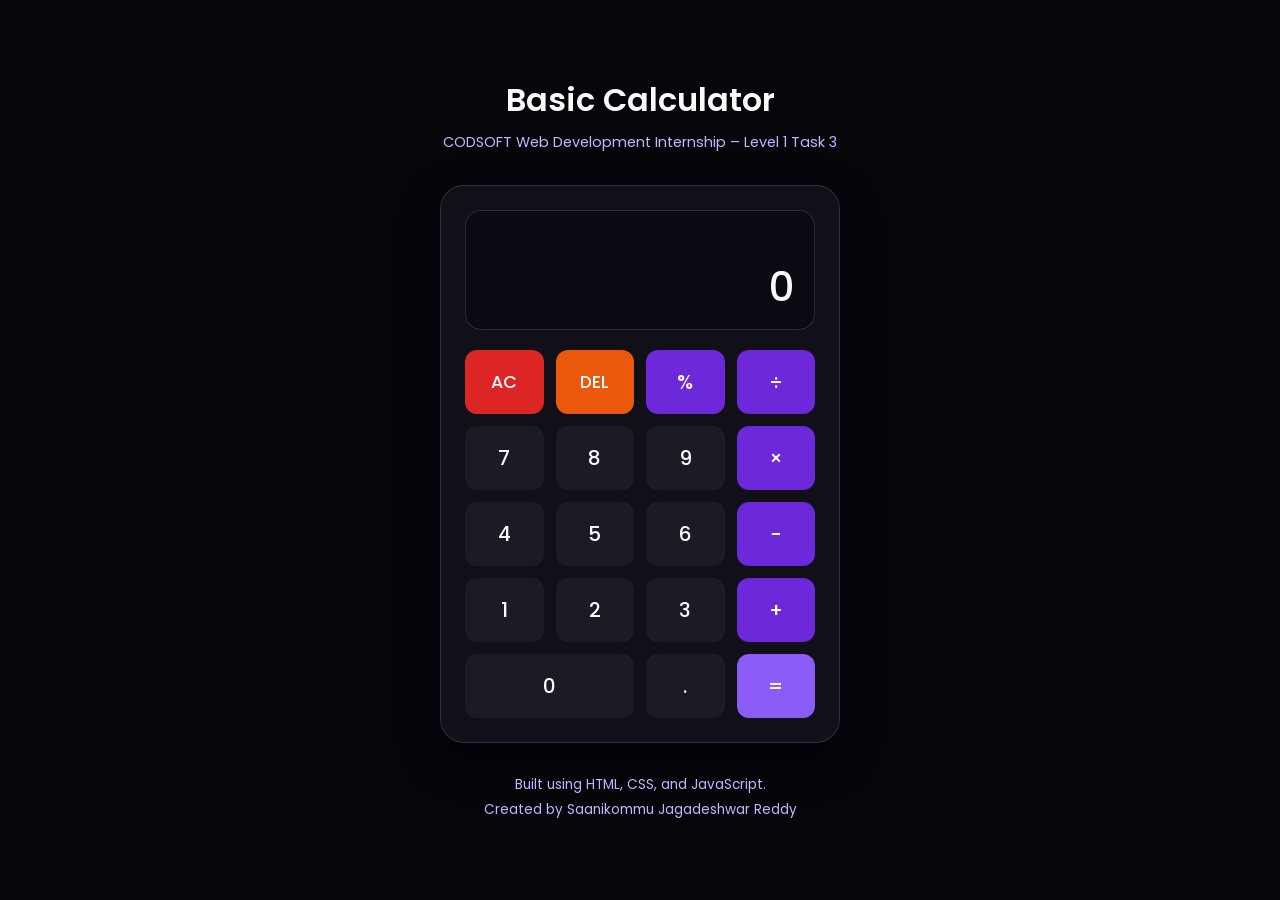
<file: Task-3-Calculator/index.html>
<!DOCTYPE html>
<html lang="en">
<head>
    <meta charset="UTF-8">
    <meta name="viewport" content="width=device-width, initial-scale=1.0">
    <title>Basic Calculator | CODSOFT Task 3</title>
    <meta name="description" content="A responsive basic calculator built using HTML, CSS, and JavaScript for the CODSOFT Web Development Internship Level 1 Task 3.">
    <!-- Google Fonts -->
    <link rel="preconnect" href="https://fonts.googleapis.com">
    <link rel="preconnect" href="https://fonts.gstatic.com" crossorigin>
    <link href="https://fonts.googleapis.com/css2?family=Poppins:wght@300;400;500;600&display=swap" rel="stylesheet">
    <!-- Stylesheet -->
    <link rel="stylesheet" href="style.css">
    <!-- Script -->
    <script src="script.js" defer></script>
</head>
<body>

    <main class="main-container">
        <header class="page-header">
            <h1>Basic Calculator</h1>
            <p>CODSOFT Web Development Internship – Level 1 Task 3</p>
        </header>

        <section class="calculator-wrapper">
            <div class="calculator">
                <div class="display">
                    <div class="previous-operand" id="previous-operand"></div>
                    <div class="current-operand" id="current-operand">0</div>
                </div>
                
                <div class="buttons-grid">
                    <button class="btn btn-clear" aria-label="Clear calculator" data-action="clear">AC</button>
                    <button class="btn btn-delete" aria-label="Delete last digit" data-action="delete">DEL</button>
                    <button class="btn btn-operator" aria-label="Percentage" data-action="percent">%</button>
                    <button class="btn btn-operator" aria-label="Divide" data-operator="÷">÷</button>
                    
                    <button class="btn btn-number" data-number="7">7</button>
                    <button class="btn btn-number" data-number="8">8</button>
                    <button class="btn btn-number" data-number="9">9</button>
                    <button class="btn btn-operator" aria-label="Multiply" data-operator="×">×</button>
                    
                    <button class="btn btn-number" data-number="4">4</button>
                    <button class="btn btn-number" data-number="5">5</button>
                    <button class="btn btn-number" data-number="6">6</button>
                    <button class="btn btn-operator" aria-label="Subtract" data-operator="−">−</button>
                    
                    <button class="btn btn-number" data-number="1">1</button>
                    <button class="btn btn-number" data-number="2">2</button>
                    <button class="btn btn-number" data-number="3">3</button>
                    <button class="btn btn-operator" aria-label="Add" data-operator="+">+</button>
                    
                    <button class="btn btn-number span-two" data-number="0">0</button>
                    <button class="btn btn-number" data-number=".">.</button>
                    <button class="btn btn-equals" aria-label="Calculate result" data-action="calculate">=</button>
                </div>
            </div>
        </section>

        <footer class="page-footer">
            <p>Built using HTML, CSS, and JavaScript.</p>
            <p>Created by Saanikommu Jagadeshwar Reddy</p>
        </footer>
    </main>

</body>
</html>
</file>
<file: style.css>
/* --- Variables & Reset --- */
:root {
    --bg-color: #0b0f19; /* Dark Navy Background */
    --bg-alt: #111827; /* Slightly lighter background */
    --text-primary: #f8fafc;
    --text-secondary: #94a3b8;
    --accent-color: #8b5cf6; /* Violet accent */
    --accent-hover: #7c3aed;
    --card-bg: #1e293b;
    --border-color: #334155;
    
    --font-main: 'Inter', sans-serif;
    --transition: all 0.3s ease;
}

* {
    margin: 0;
    padding: 0;
    box-sizing: border-box;
}

html {
    scroll-behavior: smooth;
}

body {
    font-family: var(--font-main);
    background-color: var(--bg-color);
    color: var(--text-primary);
    line-height: 1.6;
    overflow-x: hidden;
}

a {
    text-decoration: none;
    color: inherit;
    transition: var(--transition);
}

ul {
    list-style: none;
}

img {
    max-width: 100%;
    height: auto;
    display: block;
}

/* --- Utilities --- */
.container {
    max-width: 1100px;
    margin: 0 auto;
    padding: 0 20px;
}

.section {
    padding: 80px 0;
}

.section-title {
    font-size: 2rem;
    margin-bottom: 40px;
    text-align: center;
    position: relative;
    display: inline-block;
    left: 50%;
    transform: translateX(-50%);
}

.section-title::after {
    content: '';
    position: absolute;
    width: 50%;
    height: 3px;
    background-color: var(--accent-color);
    bottom: -10px;
    left: 25%;
    border-radius: 2px;
}

.bg-alt {
    background-color: var(--bg-alt);
}

.text-center {
    text-align: center;
}

.highlight {
    color: var(--accent-color);
}

/* --- Buttons --- */
.btn {
    display: inline-block;
    padding: 12px 28px;
    border-radius: 8px;
    font-weight: 600;
    cursor: pointer;
    border: none;
    transition: var(--transition);
    font-size: 1rem;
}

.btn-primary {
    background-color: var(--accent-color);
    color: #fff;
    box-shadow: 0 4px 14px rgba(139, 92, 246, 0.4);
}

.btn-primary:hover {
    background-color: var(--accent-hover);
    transform: translateY(-2px);
    box-shadow: 0 6px 20px rgba(139, 92, 246, 0.6);
}

.btn-secondary {
    background-color: transparent;
    color: var(--accent-color);
    border: 2px solid var(--accent-color);
}

.btn-secondary:hover {
    background-color: rgba(139, 92, 246, 0.1);
    transform: translateY(-2px);
}

/* --- Header --- */
header {
    background-color: rgba(11, 15, 25, 0.95);
    backdrop-filter: blur(10px);
    position: fixed;
    top: 0;
    width: 100%;
    z-index: 1000;
    border-bottom: 1px solid var(--border-color);
    padding: 15px 0;
}

.header-container {
    display: flex;
    justify-content: space-between;
    align-items: center;
}

.logo h1 {
    font-size: 1.2rem;
    font-weight: 700;
}

.logo .tagline {
    font-size: 0.8rem;
    color: var(--text-secondary);
    margin-top: 2px;
}

.nav-links {
    display: flex;
    gap: 25px;
}

.nav-links a {
    font-size: 0.95rem;
    font-weight: 600;
    color: var(--text-secondary);
    position: relative;
}

.nav-links a:hover,
.nav-links a.active {
    color: var(--text-primary);
}

.nav-links a.active::after {
    content: '';
    position: absolute;
    width: 100%;
    height: 2px;
    background-color: var(--accent-color);
    bottom: -4px;
    left: 0;
}

.hamburger {
    display: none;
    cursor: pointer;
}

.hamburger .bar {
    display: block;
    width: 25px;
    height: 3px;
    margin: 5px auto;
    transition: var(--transition);
    background-color: var(--text-primary);
}

/* --- Hero Section --- */
.hero {
    min-height: 100vh;
    display: flex;
    align-items: center;
    padding-top: 100px;
}

.hero-content {
    max-width: 800px;
}

.hero h2 {
    font-size: 3rem;
    margin-bottom: 10px;
    line-height: 1.2;
}

.hero h3 {
    font-size: 1.5rem;
    color: var(--text-secondary);
    font-weight: 400;
    margin-bottom: 20px;
}

.hero p {
    font-size: 1.1rem;
    color: var(--text-secondary);
    margin-bottom: 40px;
    max-width: 600px;
}

.hero-buttons {
    display: flex;
    gap: 15px;
}

/* --- About Section --- */
.about-content {
    display: flex;
    align-items: center;
    gap: 50px;
}

.about-image {
    flex: 1;
    max-width: 350px;
}

.about-image img {
    border-radius: 20px;
    box-shadow: 0 10px 30px rgba(0, 0, 0, 0.5);
    border: 2px solid var(--border-color);
    transition: var(--transition);
}

.about-image img:hover {
    transform: translateY(-5px);
    border-color: var(--accent-color);
}

.about-text {
    flex: 2;
    font-size: 1.1rem;
    color: var(--text-secondary);
}

/* --- Skills Section --- */
.skills-grid {
    display: flex;
    flex-wrap: wrap;
    gap: 15px;
    justify-content: center;
}

.skill-card {
    background-color: var(--card-bg);
    border: 1px solid var(--border-color);
    padding: 12px 24px;
    border-radius: 30px;
    font-weight: 600;
    transition: var(--transition);
    cursor: default;
}

.skill-card:hover {
    background-color: var(--accent-color);
    border-color: var(--accent-color);
    color: #fff;
    transform: translateY(-3px);
    box-shadow: 0 5px 15px rgba(139, 92, 246, 0.3);
}

/* --- Projects Section --- */
.projects-grid {
    display: grid;
    grid-template-columns: repeat(auto-fit, minmax(300px, 1fr));
    gap: 30px;
}

.project-card {
    background-color: var(--card-bg);
    border-radius: 12px;
    overflow: hidden;
    border: 1px solid var(--border-color);
    transition: var(--transition);
}

.project-card:hover {
    transform: translateY(-8px);
    box-shadow: 0 10px 30px rgba(0, 0, 0, 0.5);
    border-color: var(--accent-color);
}

.project-img-wrapper {
    width: 100%;
    height: 200px;
    overflow: hidden;
    background-color: #111827;
}

.project-img-wrapper img {
    width: 100%;
    height: 100%;
    object-fit: cover;
    transition: transform 0.5s ease;
}

.project-card:hover .project-img-wrapper img {
    transform: scale(1.05);
}

.project-info {
    padding: 20px;
}

.project-info h3 {
    font-size: 1.25rem;
    margin-bottom: 10px;
    color: var(--text-primary);
}

.project-info p {
    color: var(--text-secondary);
    font-size: 0.95rem;
}

/* --- Resume Section --- */
.resume p {
    color: var(--text-secondary);
    margin-bottom: 30px;
    font-size: 1.1rem;
}

/* --- Contact Section --- */
.contact-wrapper {
    display: flex;
    gap: 50px;
}

.contact-info {
    flex: 1;
}

.contact-info h3 {
    font-size: 1.5rem;
    margin-bottom: 20px;
}

.contact-info ul li {
    margin-bottom: 15px;
    color: var(--text-secondary);
    display: flex;
    align-items: center;
    gap: 10px;
}

.contact-info a {
    color: var(--accent-color);
}

.contact-info a:hover {
    text-decoration: underline;
}

.contact-form-container {
    flex: 1;
    background-color: var(--card-bg);
    padding: 30px;
    border-radius: 12px;
    border: 1px solid var(--border-color);
}

.form-group {
    margin-bottom: 20px;
}

.form-group label {
    display: block;
    margin-bottom: 8px;
    font-weight: 600;
    color: var(--text-secondary);
}

.form-group input,
.form-group textarea {
    width: 100%;
    padding: 12px;
    background-color: var(--bg-alt);
    border: 1px solid var(--border-color);
    border-radius: 8px;
    color: var(--text-primary);
    font-family: var(--font-main);
    transition: var(--transition);
}

.form-group input:focus,
.form-group textarea:focus {
    outline: none;
    border-color: var(--accent-color);
    box-shadow: 0 0 0 2px rgba(139, 92, 246, 0.2);
}

/* --- Footer --- */
footer {
    background-color: var(--bg-alt);
    padding: 30px 0;
    text-align: center;
    border-top: 1px solid var(--border-color);
    color: var(--text-secondary);
    font-size: 0.9rem;
}

/* --- Animations --- */
.fade-in {
    opacity: 0;
    transform: translateY(20px);
    animation: fadeIn 0.8s ease forwards;
}

.delay-1 { animation-delay: 0.2s; }
.delay-2 { animation-delay: 0.4s; }
.delay-3 { animation-delay: 0.6s; }

@keyframes fadeIn {
    to {
        opacity: 1;
        transform: translateY(0);
    }
}

/* --- Responsive Design --- */
@media (max-width: 992px) {
    .about-content,
    .contact-wrapper {
        flex-direction: column;
    }
    
    .about-image {
        margin: 0 auto;
    }
}

@media (max-width: 768px) {
    .hamburger {
        display: block;
    }

    .hamburger.active .bar:nth-child(2) {
        opacity: 0;
    }

    .hamburger.active .bar:nth-child(1) {
        transform: translateY(8px) rotate(45deg);
    }

    .hamburger.active .bar:nth-child(3) {
        transform: translateY(-8px) rotate(-45deg);
    }

    .nav-links {
        position: fixed;
        left: -100%;
        top: 70px;
        flex-direction: column;
        background-color: var(--card-bg);
        width: 100%;
        text-align: center;
        transition: 0.3s;
        box-shadow: 0 10px 27px rgba(0, 0, 0, 0.5);
        padding: 20px 0;
        border-bottom: 1px solid var(--border-color);
    }

    .nav-links.active {
        left: 0;
    }

    .nav-links li {
        margin: 15px 0;
    }

    .hero h2 {
        font-size: 2.2rem;
    }

    .hero h3 {
        font-size: 1.2rem;
    }
    
    .hero-buttons {
        flex-direction: column;
        width: 100%;
    }
    
    .hero-buttons .btn {
        width: 100%;
        text-align: center;
    }
}
</file>
<file: Task-1-Portfolio/style.css>
/* --- Variables & Reset --- */
:root {
    --bg-color: #0b0f19; /* Dark Navy Background */
    --bg-alt: #111827; /* Slightly lighter background */
    --text-primary: #f8fafc;
    --text-secondary: #94a3b8;
    --accent-color: #8b5cf6; /* Violet accent */
    --accent-hover: #7c3aed;
    --card-bg: #1e293b;
    --border-color: #334155;
    
    --font-main: 'Inter', sans-serif;
    --transition: all 0.3s ease;
}

* {
    margin: 0;
    padding: 0;
    box-sizing: border-box;
}

html {
    scroll-behavior: smooth;
}

body {
    font-family: var(--font-main);
    background-color: var(--bg-color);
    color: var(--text-primary);
    line-height: 1.6;
    overflow-x: hidden;
}

a {
    text-decoration: none;
    color: inherit;
    transition: var(--transition);
}

ul {
    list-style: none;
}

img {
    max-width: 100%;
    height: auto;
    display: block;
}

/* --- Utilities --- */
.container {
    max-width: 1100px;
    margin: 0 auto;
    padding: 0 20px;
}

.section {
    padding: 80px 0;
}

.section-title {
    font-size: 2rem;
    margin-bottom: 40px;
    text-align: center;
    position: relative;
    display: inline-block;
    left: 50%;
    transform: translateX(-50%);
}

.section-title::after {
    content: '';
    position: absolute;
    width: 50%;
    height: 3px;
    background-color: var(--accent-color);
    bottom: -10px;
    left: 25%;
    border-radius: 2px;
}

.bg-alt {
    background-color: var(--bg-alt);
}

.text-center {
    text-align: center;
}

.highlight {
    color: var(--accent-color);
}

/* --- Buttons --- */
.btn {
    display: inline-block;
    padding: 12px 28px;
    border-radius: 8px;
    font-weight: 600;
    cursor: pointer;
    border: none;
    transition: var(--transition);
    font-size: 1rem;
}

.btn-primary {
    background-color: var(--accent-color);
    color: #fff;
    box-shadow: 0 4px 14px rgba(139, 92, 246, 0.4);
}

.btn-primary:hover {
    background-color: var(--accent-hover);
    transform: translateY(-2px);
    box-shadow: 0 6px 20px rgba(139, 92, 246, 0.6);
}

.btn-secondary {
    background-color: transparent;
    color: var(--accent-color);
    border: 2px solid var(--accent-color);
}

.btn-secondary:hover {
    background-color: rgba(139, 92, 246, 0.1);
    transform: translateY(-2px);
}

/* --- Header --- */
header {
    background-color: rgba(11, 15, 25, 0.95);
    backdrop-filter: blur(10px);
    position: fixed;
    top: 0;
    width: 100%;
    z-index: 1000;
    border-bottom: 1px solid var(--border-color);
    padding: 15px 0;
}

.header-container {
    display: flex;
    justify-content: space-between;
    align-items: center;
}

.logo h1 {
    font-size: 1.2rem;
    font-weight: 700;
}

.logo .tagline {
    font-size: 0.8rem;
    color: var(--text-secondary);
    margin-top: 2px;
}

.nav-links {
    display: flex;
    gap: 25px;
}

.nav-links a {
    font-size: 0.95rem;
    font-weight: 600;
    color: var(--text-secondary);
    position: relative;
}

.nav-links a:hover,
.nav-links a.active {
    color: var(--text-primary);
}

.nav-links a.active::after {
    content: '';
    position: absolute;
    width: 100%;
    height: 2px;
    background-color: var(--accent-color);
    bottom: -4px;
    left: 0;
}

.hamburger {
    display: none;
    cursor: pointer;
}

.hamburger .bar {
    display: block;
    width: 25px;
    height: 3px;
    margin: 5px auto;
    transition: var(--transition);
    background-color: var(--text-primary);
}

/* --- Hero Section --- */
.hero {
    min-height: 100vh;
    display: flex;
    align-items: center;
    padding-top: 100px;
}

.hero-content {
    max-width: 800px;
}

.hero h2 {
    font-size: 3rem;
    margin-bottom: 10px;
    line-height: 1.2;
}

.hero h3 {
    font-size: 1.5rem;
    color: var(--text-secondary);
    font-weight: 400;
    margin-bottom: 20px;
}

.hero p {
    font-size: 1.1rem;
    color: var(--text-secondary);
    margin-bottom: 40px;
    max-width: 600px;
}

.hero-buttons {
    display: flex;
    gap: 15px;
}

/* --- About Section --- */
.about-content {
    display: flex;
    align-items: center;
    gap: 50px;
}

.about-image {
    flex: 1;
    max-width: 350px;
}

.about-image img {
    border-radius: 20px;
    box-shadow: 0 10px 30px rgba(0, 0, 0, 0.5);
    border: 2px solid var(--border-color);
    transition: var(--transition);
}

.about-image img:hover {
    transform: translateY(-5px);
    border-color: var(--accent-color);
}

.about-text {
    flex: 2;
    font-size: 1.1rem;
    color: var(--text-secondary);
}

/* --- Skills Section --- */
.skills-grid {
    display: flex;
    flex-wrap: wrap;
    gap: 15px;
    justify-content: center;
}

.skill-card {
    background-color: var(--card-bg);
    border: 1px solid var(--border-color);
    padding: 12px 24px;
    border-radius: 30px;
    font-weight: 600;
    transition: var(--transition);
    cursor: default;
}

.skill-card:hover {
    background-color: var(--accent-color);
    border-color: var(--accent-color);
    color: #fff;
    transform: translateY(-3px);
    box-shadow: 0 5px 15px rgba(139, 92, 246, 0.3);
}

/* --- Projects Section --- */
.projects-grid {
    display: grid;
    grid-template-columns: repeat(auto-fit, minmax(300px, 1fr));
    gap: 30px;
}

.project-card {
    background-color: var(--card-bg);
    border-radius: 12px;
    overflow: hidden;
    border: 1px solid var(--border-color);
    transition: var(--transition);
}

.project-card:hover {
    transform: translateY(-8px);
    box-shadow: 0 10px 30px rgba(0, 0, 0, 0.5);
    border-color: var(--accent-color);
}

.project-img-wrapper {
    width: 100%;
    height: 200px;
    overflow: hidden;
    background-color: #111827;
}

.project-img-wrapper img {
    width: 100%;
    height: 100%;
    object-fit: cover;
    transition: transform 0.5s ease;
}

.project-card:hover .project-img-wrapper img {
    transform: scale(1.05);
}

.project-info {
    padding: 20px;
}

.project-info h3 {
    font-size: 1.25rem;
    margin-bottom: 10px;
    color: var(--text-primary);
}

.project-info p {
    color: var(--text-secondary);
    font-size: 0.95rem;
}

/* --- Resume Section --- */
.resume p {
    color: var(--text-secondary);
    margin-bottom: 30px;
    font-size: 1.1rem;
}

/* --- Contact Section --- */
.contact-wrapper {
    display: flex;
    gap: 50px;
}

.contact-info {
    flex: 1;
}

.contact-info h3 {
    font-size: 1.5rem;
    margin-bottom: 20px;
}

.contact-info ul li {
    margin-bottom: 15px;
    color: var(--text-secondary);
    display: flex;
    align-items: center;
    gap: 10px;
}

.contact-info a {
    color: var(--accent-color);
}

.contact-info a:hover {
    text-decoration: underline;
}

.contact-form-container {
    flex: 1;
    background-color: var(--card-bg);
    padding: 30px;
    border-radius: 12px;
    border: 1px solid var(--border-color);
}

.form-group {
    margin-bottom: 20px;
}

.form-group label {
    display: block;
    margin-bottom: 8px;
    font-weight: 600;
    color: var(--text-secondary);
}

.form-group input,
.form-group textarea {
    width: 100%;
    padding: 12px;
    background-color: var(--bg-alt);
    border: 1px solid var(--border-color);
    border-radius: 8px;
    color: var(--text-primary);
    font-family: var(--font-main);
    transition: var(--transition);
}

.form-group input:focus,
.form-group textarea:focus {
    outline: none;
    border-color: var(--accent-color);
    box-shadow: 0 0 0 2px rgba(139, 92, 246, 0.2);
}

/* --- Footer --- */
footer {
    background-color: var(--bg-alt);
    padding: 30px 0;
    text-align: center;
    border-top: 1px solid var(--border-color);
    color: var(--text-secondary);
    font-size: 0.9rem;
}

/* --- Animations --- */
.fade-in {
    opacity: 0;
    transform: translateY(20px);
    animation: fadeIn 0.8s ease forwards;
}

.delay-1 { animation-delay: 0.2s; }
.delay-2 { animation-delay: 0.4s; }
.delay-3 { animation-delay: 0.6s; }

@keyframes fadeIn {
    to {
        opacity: 1;
        transform: translateY(0);
    }
}

/* --- Responsive Design --- */
@media (max-width: 992px) {
    .about-content,
    .contact-wrapper {
        flex-direction: column;
    }
    
    .about-image {
        margin: 0 auto;
    }
}

@media (max-width: 768px) {
    .hamburger {
        display: block;
    }

    .hamburger.active .bar:nth-child(2) {
        opacity: 0;
    }

    .hamburger.active .bar:nth-child(1) {
        transform: translateY(8px) rotate(45deg);
    }

    .hamburger.active .bar:nth-child(3) {
        transform: translateY(-8px) rotate(-45deg);
    }

    .nav-links {
        position: fixed;
        left: -100%;
        top: 70px;
        flex-direction: column;
        background-color: var(--card-bg);
        width: 100%;
        text-align: center;
        transition: 0.3s;
        box-shadow: 0 10px 27px rgba(0, 0, 0, 0.5);
        padding: 20px 0;
        border-bottom: 1px solid var(--border-color);
    }

    .nav-links.active {
        left: 0;
    }

    .nav-links li {
        margin: 15px 0;
    }

    .hero h2 {
        font-size: 2.2rem;
    }

    .hero h3 {
        font-size: 1.2rem;
    }
    
    .hero-buttons {
        flex-direction: column;
        width: 100%;
    }
    
    .hero-buttons .btn {
        width: 100%;
        text-align: center;
    }
}
</file>
<file: Task-2-Landing-Page/style.css>
/* =========================================
   1. CSS Variables
   ========================================= */
:root {
    --bg-main: #f8fafc;
    --bg-secondary: #eef2ff;
    --bg-card: #ffffff;
    --accent-primary: #7c3aed;
    --accent-primary-hover: #6d28d9;
    --accent-secondary: #2563eb;
    --accent-success: #10b981;
    --text-dark: #111827;
    --text-secondary: #64748b;
    --border-color: #e2e8f0;
    
    --font-main: 'Poppins', Arial, sans-serif;
    --transition: all 0.3s ease;
    --shadow-sm: 0 4px 6px rgba(0, 0, 0, 0.05);
    --shadow-md: 0 10px 15px rgba(0, 0, 0, 0.05);
    --border-radius: 12px;
}

/* =========================================
   2. Reset
   ========================================= */
* {
    margin: 0;
    padding: 0;
    box-sizing: border-box;
}

html {
    scroll-behavior: smooth;
}

body {
    font-family: var(--font-main);
    background-color: var(--bg-main);
    color: var(--text-dark);
    line-height: 1.6;
    overflow-x: hidden;
}

a {
    text-decoration: none;
    color: inherit;
    transition: var(--transition);
}

ul {
    list-style: none;
}

img {
    max-width: 100%;
    height: auto;
    display: block;
}

/* =========================================
   3. Base Styles & Utilities
   ========================================= */
.container {
    max-width: 1200px;
    margin: 0 auto;
    padding: 0 24px;
}

.section {
    padding: 80px 0;
}

.bg-secondary {
    background-color: var(--bg-secondary);
}

.text-center {
    text-align: center;
}

.section-title {
    font-size: 2.25rem;
    font-weight: 700;
    margin-bottom: 16px;
    color: var(--text-dark);
}

.section-subtitle {
    font-size: 1.125rem;
    color: var(--text-secondary);
    max-width: 600px;
    margin: 0 auto 48px;
}

.note {
    font-size: 0.875rem;
    font-style: italic;
}

.highlight {
    color: var(--accent-primary);
}

.grid-2-col {
    display: grid;
    grid-template-columns: 1fr 1fr;
    gap: 48px;
    align-items: center;
}

.grid-3-col {
    display: grid;
    grid-template-columns: repeat(auto-fit, minmax(300px, 1fr));
    gap: 32px;
}

/* Buttons */
.btn {
    display: inline-block;
    padding: 12px 24px;
    border-radius: 8px;
    font-weight: 500;
    cursor: pointer;
    text-align: center;
    border: 2px solid transparent;
    transition: var(--transition);
}

.btn:focus-visible {
    outline: 2px solid var(--text-dark);
    outline-offset: 2px;
}

.btn-primary {
    background-color: var(--accent-primary);
    color: #ffffff;
}

.btn-primary:hover {
    background-color: var(--accent-primary-hover);
    transform: translateY(-2px);
    box-shadow: 0 4px 12px rgba(124, 58, 237, 0.3);
}

.btn-outline {
    background-color: transparent;
    color: var(--accent-primary);
    border-color: var(--accent-primary);
}

.btn-outline:hover {
    background-color: rgba(124, 58, 237, 0.05);
    transform: translateY(-2px);
}

.btn-sm {
    padding: 8px 16px;
    font-size: 0.875rem;
}

.btn-lg {
    padding: 16px 32px;
    font-size: 1.125rem;
}

/* =========================================
   4. Header
   ========================================= */
.header {
    background-color: rgba(255, 255, 255, 0.95);
    backdrop-filter: blur(8px);
    position: sticky;
    top: 0;
    width: 100%;
    z-index: 1000;
    border-bottom: 1px solid var(--border-color);
    padding: 16px 0;
}

.header-inner {
    display: flex;
    justify-content: space-between;
    align-items: center;
}

.logo {
    display: flex;
    align-items: center;
    gap: 12px;
}

.logo-mark {
    display: flex;
    align-items: center;
    justify-content: center;
    width: 32px;
    height: 32px;
    background-color: var(--accent-primary);
    color: #ffffff;
    font-weight: 700;
    font-size: 1.25rem;
    border-radius: 8px;
}

.logo-text {
    font-size: 1.5rem;
    font-weight: 700;
    color: var(--text-dark);
}

.nav-list {
    display: flex;
    gap: 32px;
}

.nav-link {
    font-weight: 500;
    color: var(--text-secondary);
    position: relative;
}

.nav-link:hover, .nav-link.active {
    color: var(--accent-primary);
}

.nav-link.active::after {
    content: '';
    position: absolute;
    bottom: -6px;
    left: 0;
    width: 100%;
    height: 2px;
    background-color: var(--accent-primary);
    border-radius: 2px;
}

.header-actions {
    display: flex;
    align-items: center;
    gap: 16px;
}

.hamburger {
    display: none;
    background: none;
    border: none;
    cursor: pointer;
    padding: 4px;
}

.hamburger .bar {
    display: block;
    width: 24px;
    height: 2px;
    background-color: var(--text-dark);
    margin: 5px 0;
    transition: var(--transition);
}

/* =========================================
   5. Hero Section
   ========================================= */
.hero {
    min-height: 85vh;
    display: flex;
    align-items: center;
}

.badge {
    display: inline-block;
    padding: 6px 12px;
    background-color: rgba(124, 58, 237, 0.1);
    color: var(--accent-primary);
    border-radius: 20px;
    font-size: 0.875rem;
    font-weight: 600;
    margin-bottom: 24px;
}

.hero h1 {
    font-size: 3.5rem;
    line-height: 1.1;
    margin-bottom: 24px;
    color: var(--text-dark);
}

.hero p {
    font-size: 1.125rem;
    color: var(--text-secondary);
    margin-bottom: 32px;
    max-width: 500px;
}

.button-group {
    display: flex;
    gap: 16px;
    margin-bottom: 24px;
}

.trust-line {
    font-size: 0.875rem;
    color: var(--text-secondary);
}

.trust-line span {
    font-weight: 500;
    color: var(--text-dark);
}

/* =========================================
   6. Features Section
   ========================================= */
.feature-card {
    background-color: var(--bg-card);
    border: 1px solid var(--border-color);
    border-radius: var(--border-radius);
    padding: 32px;
    text-align: left;
    transition: var(--transition);
    box-shadow: var(--shadow-sm);
}

.feature-card:hover {
    transform: translateY(-4px);
    box-shadow: var(--shadow-md);
    border-color: var(--accent-primary);
}

.feature-icon {
    display: inline-flex;
    align-items: center;
    justify-content: center;
    width: 48px;
    height: 48px;
    background-color: rgba(37, 99, 235, 0.1);
    color: var(--accent-secondary);
    font-size: 1.5rem;
    border-radius: 12px;
    margin-bottom: 20px;
}

.feature-card h3 {
    font-size: 1.25rem;
    margin-bottom: 12px;
}

.feature-card p {
    color: var(--text-secondary);
}

/* =========================================
   7. How It Works Section
   ========================================= */
.step-card {
    background-color: var(--bg-card);
    padding: 40px 32px;
    border-radius: var(--border-radius);
    box-shadow: var(--shadow-sm);
    border: 1px solid var(--border-color);
    position: relative;
    transition: var(--transition);
}

.step-card:hover {
    transform: translateY(-4px);
}

.step-number {
    display: inline-flex;
    align-items: center;
    justify-content: center;
    width: 60px;
    height: 60px;
    background-color: var(--accent-primary);
    color: #ffffff;
    font-size: 1.5rem;
    font-weight: 700;
    border-radius: 50%;
    margin-bottom: 24px;
    border: 4px solid var(--bg-secondary);
}

.step-card h3 {
    font-size: 1.25rem;
    margin-bottom: 12px;
}

.step-card p {
    color: var(--text-secondary);
}

/* =========================================
   8. Benefits Section
   ========================================= */
.benefits-list {
    margin: 32px 0;
}

.benefits-list li {
    display: flex;
    align-items: center;
    gap: 12px;
    margin-bottom: 16px;
    font-weight: 500;
    color: var(--text-dark);
}

.check-icon {
    color: var(--accent-success);
    font-size: 1.25rem;
}

/* =========================================
   9. Testimonials Section
   ========================================= */
.testimonial-card {
    background-color: var(--bg-card);
    padding: 32px;
    border-radius: var(--border-radius);
    box-shadow: var(--shadow-sm);
    text-align: left;
    border: 1px solid var(--border-color);
}

.quote {
    font-size: 1.125rem;
    color: var(--text-dark);
    font-style: italic;
    margin-bottom: 24px;
}

.user-info {
    display: flex;
    align-items: center;
    gap: 16px;
}

.avatar {
    width: 48px;
    height: 48px;
    background-color: var(--accent-secondary);
    color: #ffffff;
    display: flex;
    align-items: center;
    justify-content: center;
    border-radius: 50%;
    font-weight: 700;
    font-size: 1.25rem;
}

.user-details h4 {
    font-size: 1rem;
    margin-bottom: 4px;
}

.user-details span {
    font-size: 0.875rem;
    color: var(--text-secondary);
}

/* =========================================
   10. Call-to-Action Section
   ========================================= */
.cta-container {
    background-color: var(--accent-primary);
    padding: 64px 32px;
    border-radius: 24px;
    color: #ffffff;
}

.cta-container h2 {
    font-size: 2.5rem;
    margin-bottom: 16px;
    color: #ffffff;
}

.cta-container p {
    font-size: 1.125rem;
    margin-bottom: 32px;
    opacity: 0.9;
}

.cta-container .btn-primary {
    background-color: #ffffff;
    color: var(--accent-primary);
}

.cta-container .btn-primary:hover {
    background-color: var(--bg-main);
    box-shadow: 0 4px 15px rgba(0, 0, 0, 0.2);
}

/* =========================================
   11. Footer
   ========================================= */
.footer {
    background-color: #ffffff;
    border-top: 1px solid var(--border-color);
    padding: 64px 0 32px;
}

.footer-top {
    display: grid;
    grid-template-columns: 2fr 1fr 1fr;
    gap: 48px;
    margin-bottom: 48px;
}

.footer-brand h2 {
    font-size: 1.5rem;
    color: var(--accent-primary);
    margin-bottom: 16px;
}

.footer-brand p {
    color: var(--text-secondary);
    max-width: 300px;
}

.footer-links h3, .footer-contact h3 {
    font-size: 1.125rem;
    margin-bottom: 20px;
}

.footer-links ul li {
    margin-bottom: 12px;
}

.footer-links a {
    color: var(--text-secondary);
}

.footer-links a:hover {
    color: var(--accent-primary);
}

.footer-contact p {
    color: var(--text-secondary);
    margin-bottom: 12px;
}

.footer-contact a {
    color: var(--accent-primary);
}

.footer-bottom {
    text-align: center;
    padding-top: 32px;
    border-top: 1px solid var(--border-color);
    color: var(--text-secondary);
    font-size: 0.875rem;
}

.footer-bottom p {
    margin-bottom: 8px;
}

/* =========================================
   12. Responsive Design
   ========================================= */
@media (max-width: 1024px) {
    .hero h1 {
        font-size: 2.75rem;
    }
    
    .footer-top {
        grid-template-columns: 1fr 1fr;
    }
}

@media (max-width: 768px) {
    .grid-2-col {
        grid-template-columns: 1fr;
        gap: 40px;
    }
    
    .hero {
        text-align: center;
        padding-top: 40px;
    }
    
    .hero p {
        margin: 0 auto 32px;
    }
    
    .button-group {
        justify-content: center;
        flex-direction: column;
    }
    
    .benefits .benefits-image {
        grid-row: 2; /* Put image below content on mobile */
    }
    
    .benefits .benefits-content {
        grid-row: 1;
    }

    /* Mobile Navigation */
    .hamburger {
        display: block;
    }
    
    .nav {
        position: absolute;
        top: 70px;
        left: -100%;
        width: 100%;
        background-color: var(--bg-card);
        border-bottom: 1px solid var(--border-color);
        box-shadow: var(--shadow-sm);
        transition: 0.3s ease;
    }
    
    .nav.active {
        left: 0;
    }
    
    .nav-list {
        flex-direction: column;
        text-align: center;
        padding: 24px 0;
        gap: 20px;
    }
    
    .header-actions .btn {
        display: none; /* Hide 'Get Started' button in header on mobile to save space */
    }

    .hamburger.active .bar:nth-child(2) {
        opacity: 0;
    }

    .hamburger.active .bar:nth-child(1) {
        transform: translateY(7px) rotate(45deg);
    }

    .hamburger.active .bar:nth-child(3) {
        transform: translateY(-7px) rotate(-45deg);
    }
}

@media (max-width: 480px) {
    .hero h1 {
        font-size: 2.25rem;
    }
    
    .section-title {
        font-size: 1.75rem;
    }
    
    .footer-top {
        grid-template-columns: 1fr;
    }
    
    .cta-container {
        padding: 48px 24px;
    }
    
    .cta-container h2 {
        font-size: 2rem;
    }
}
</file>
<file: Task-3-Calculator/style.css>
/* =========================================
   1. CSS Variables
   ========================================= */
:root {
    /* Colors based on user prompt */
    --bg-page: #05050a;
    --bg-calc: #111018;
    --bg-display: #0b0912;
    --btn-number: #1d1a26;
    --btn-operator: #6d28d9;
    --btn-operator-hover: #7c3aed;
    --btn-equals: #8b5cf6;
    --btn-clear: #dc2626;
    --btn-delete: #ea580c;
    --text-main: #f8fafc;
    --text-secondary: #c4b5fd;
    --border-color: rgba(167, 139, 250, 0.22);
    
    --font-main: 'Poppins', Arial, sans-serif;
    --transition: all 0.2s ease;
}

/* =========================================
   2. Reset
   ========================================= */
* {
    margin: 0;
    padding: 0;
    box-sizing: border-box;
}

body {
    font-family: var(--font-main);
    background-color: var(--bg-page);
    color: var(--text-main);
    line-height: 1.5;
    min-height: 100vh;
    display: flex;
    justify-content: center;
    align-items: center;
}

/* =========================================
   3. Body and Page Layout
   ========================================= */
.main-container {
    width: 100%;
    max-width: 500px;
    padding: 24px;
    display: flex;
    flex-direction: column;
    align-items: center;
}

/* =========================================
   4. Heading
   ========================================= */
.page-header {
    text-align: center;
    margin-bottom: 32px;
}

.page-header h1 {
    font-size: 2rem;
    font-weight: 600;
    margin-bottom: 8px;
    color: var(--text-main);
}

.page-header p {
    font-size: 0.9rem;
    color: var(--text-secondary);
}

/* =========================================
   5. Calculator Container
   ========================================= */
.calculator-wrapper {
    width: 100%;
    max-width: 400px;
    margin: 0 auto;
}

.calculator {
    background-color: var(--bg-calc);
    border: 1px solid var(--border-color);
    border-radius: 24px;
    padding: 24px;
    box-shadow: 0 16px 40px rgba(0, 0, 0, 0.4);
    display: flex;
    flex-direction: column;
    gap: 20px;
}

/* =========================================
   6. Display
   ========================================= */
.display {
    background-color: var(--bg-display);
    border: 1px solid var(--border-color);
    border-radius: 16px;
    padding: 20px;
    display: flex;
    flex-direction: column;
    align-items: flex-end;
    justify-content: space-between;
    min-height: 120px;
    word-wrap: break-word;
    word-break: break-all;
    overflow: hidden;
}

.previous-operand {
    color: var(--text-secondary);
    font-size: 1.1rem;
    min-height: 24px;
}

.current-operand {
    color: var(--text-main);
    font-size: 2.5rem;
    font-weight: 500;
    line-height: 1.1;
    max-width: 100%;
}

/* =========================================
   7. Button Grid
   ========================================= */
.buttons-grid {
    display: grid;
    grid-template-columns: repeat(4, 1fr);
    gap: 12px;
}

.btn {
    border: none;
    outline: none;
    border-radius: 12px;
    font-family: inherit;
    font-size: 1.25rem;
    font-weight: 500;
    color: var(--text-main);
    cursor: pointer;
    min-height: 64px;
    display: flex;
    justify-content: center;
    align-items: center;
    transition: var(--transition);
}

.span-two {
    grid-column: span 2;
}

/* =========================================
   8. Button Variants
   ========================================= */
.btn-number {
    background-color: var(--btn-number);
    border: 1px solid transparent;
}

.btn-operator {
    background-color: var(--btn-operator);
}

.btn-equals {
    background-color: var(--btn-equals);
}

.btn-clear {
    background-color: var(--btn-clear);
    font-size: 1.1rem;
}

.btn-delete {
    background-color: var(--btn-delete);
    font-size: 1.1rem;
}

/* =========================================
   9. Hover and Focus States
   ========================================= */
.btn:focus-visible {
    outline: 2px solid var(--text-secondary);
    outline-offset: 2px;
}

.btn-number:hover {
    background-color: #2a2536;
}

.btn-number:active {
    background-color: #383147;
    transform: scale(0.95);
}

.btn-operator:hover {
    background-color: var(--btn-operator-hover);
}

.btn-operator:active {
    transform: scale(0.95);
}

.btn-equals:hover {
    background-color: #9f7aea;
}

.btn-equals:active {
    transform: scale(0.95);
}

.btn-clear:hover {
    background-color: #ef4444;
}

.btn-clear:active {
    transform: scale(0.95);
}

.btn-delete:hover {
    background-color: #f97316;
}

.btn-delete:active {
    transform: scale(0.95);
}

/* Footer styles */
.page-footer {
    text-align: center;
    margin-top: 32px;
    color: var(--text-secondary);
    font-size: 0.85rem;
}

.page-footer p {
    margin-bottom: 4px;
}

/* =========================================
   10. Responsive Media Queries
   ========================================= */
@media (max-width: 480px) {
    .main-container {
        padding: 16px;
    }

    .calculator {
        padding: 16px;
        gap: 16px;
    }
    
    .btn {
        min-height: 56px;
        font-size: 1.1rem;
    }
    
    .display {
        min-height: 100px;
        padding: 16px;
    }
    
    .current-operand {
        font-size: 2rem;
    }
}

@media (max-width: 360px) {
    .buttons-grid {
        gap: 8px;
    }
    
    .btn {
        min-height: 50px;
    }
}
</file>
